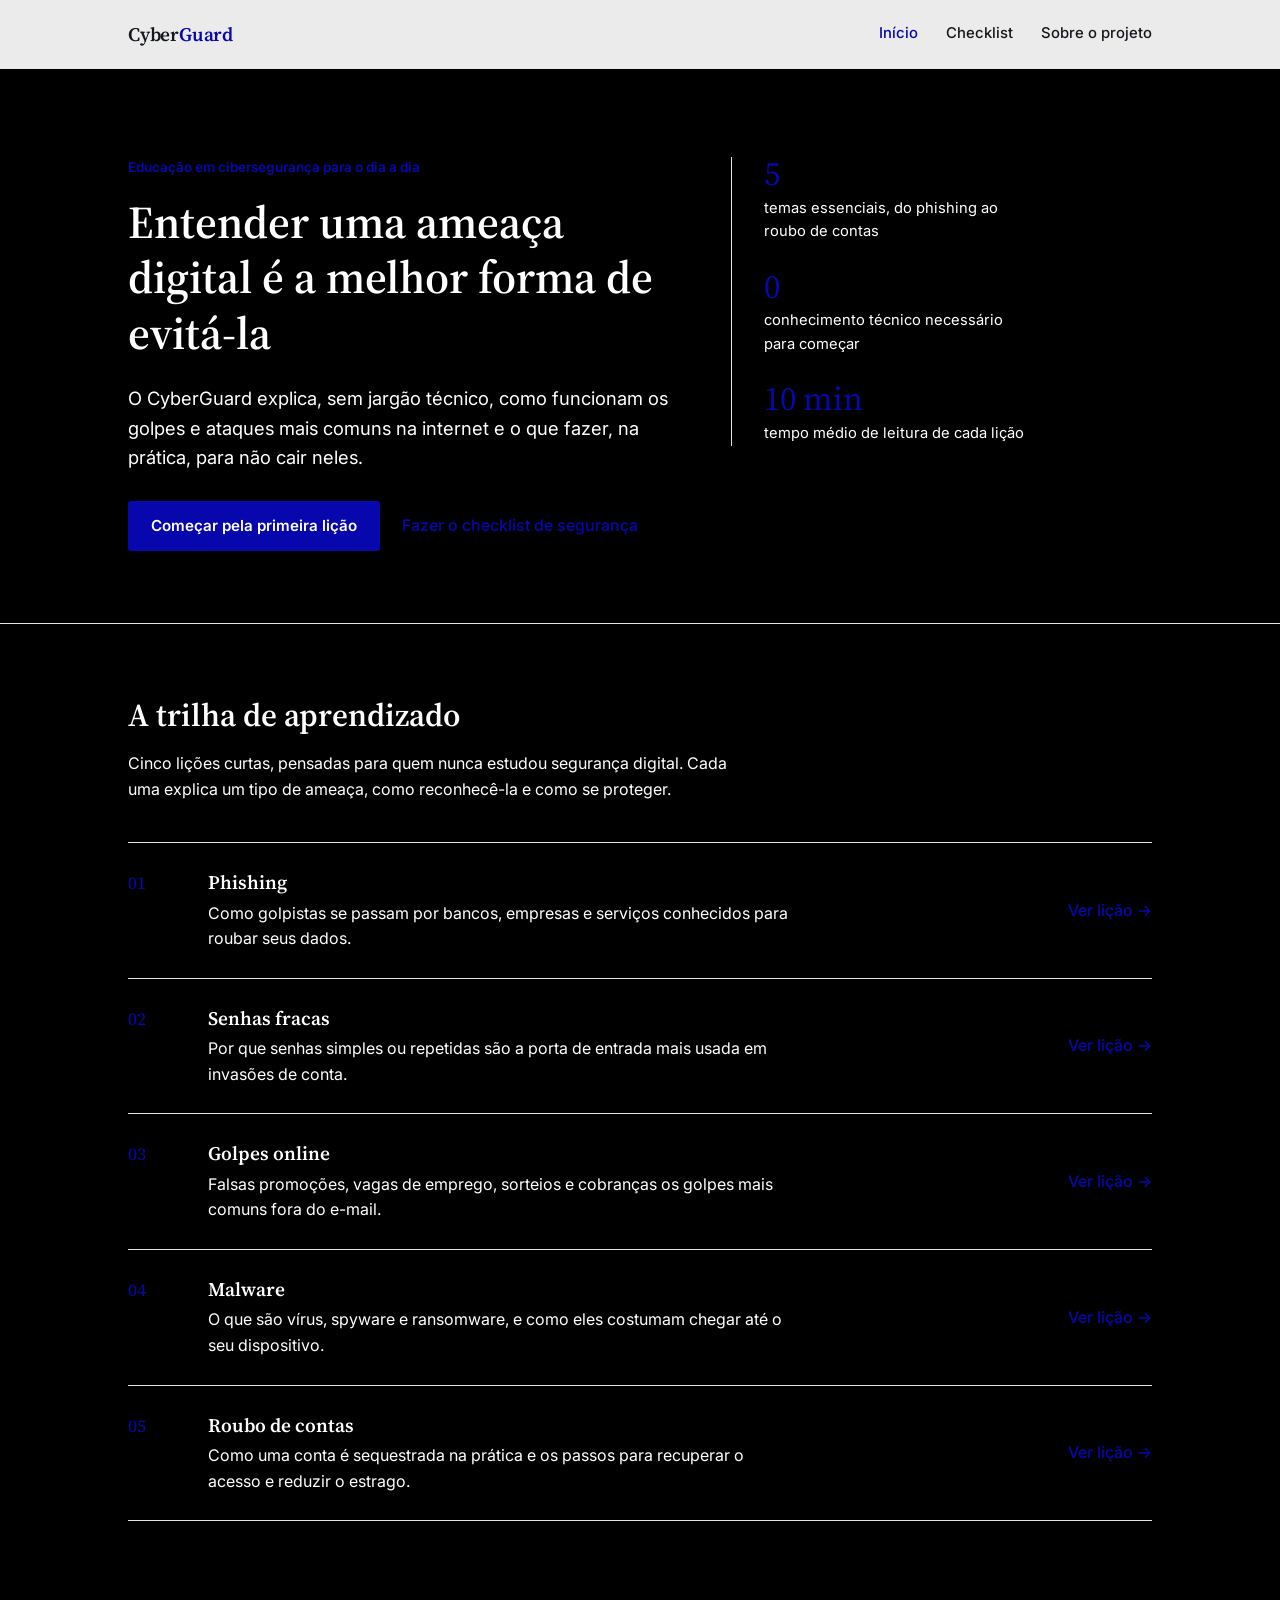
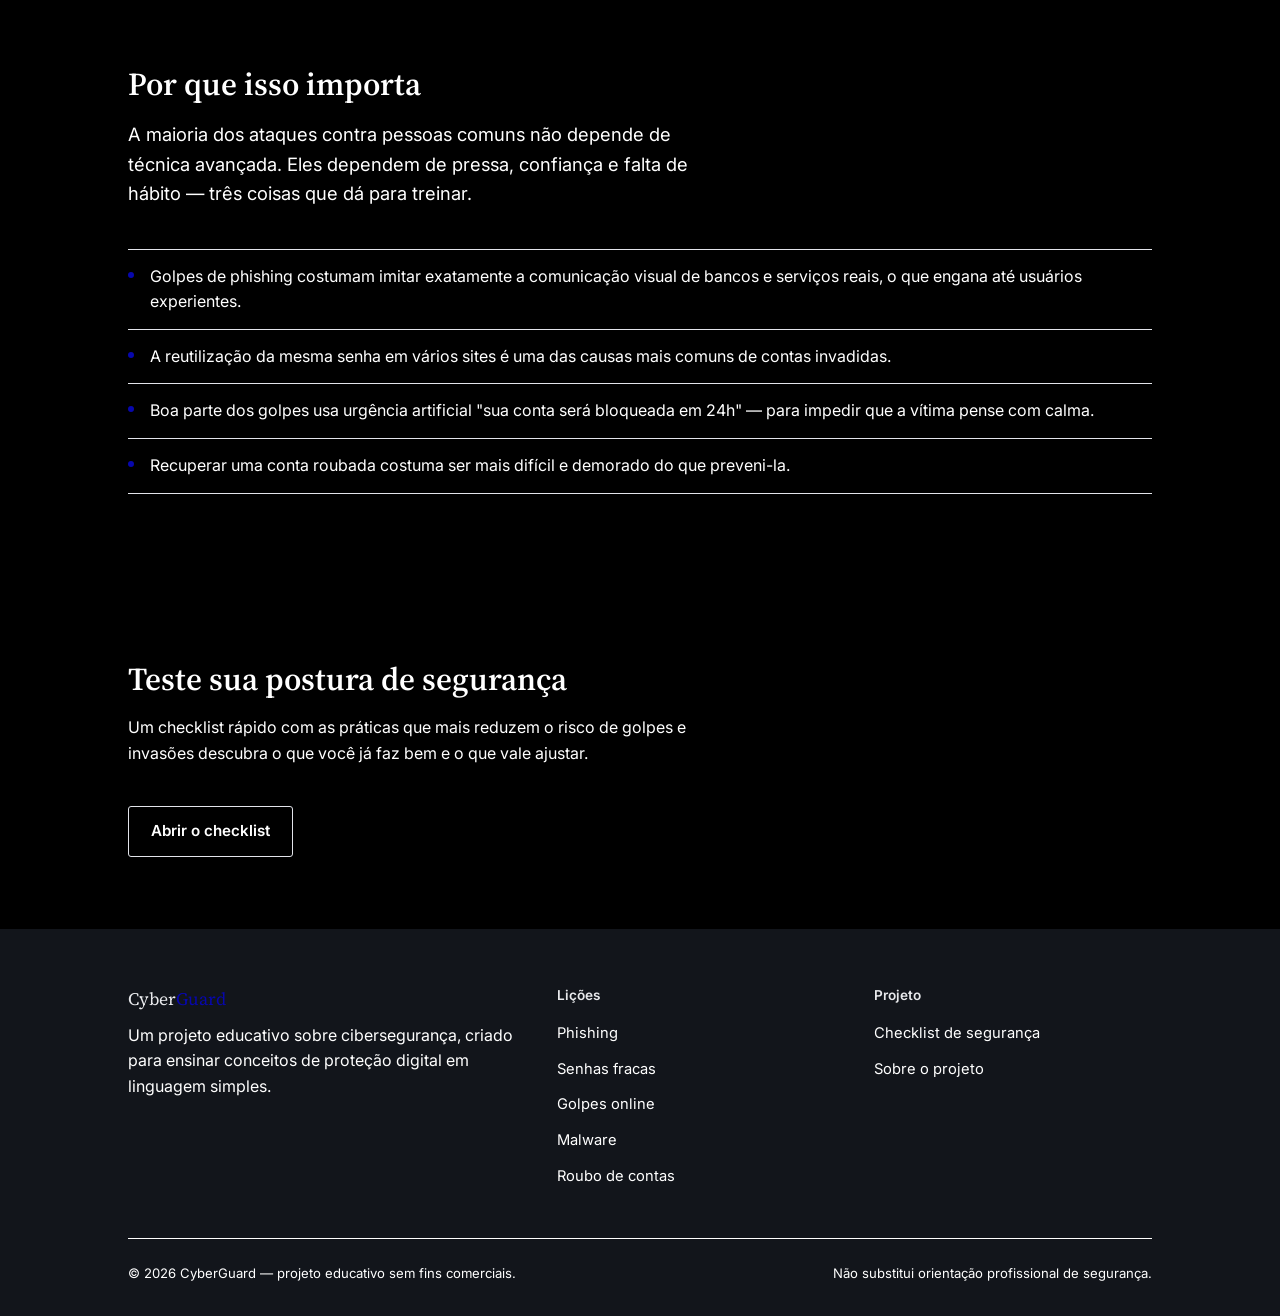
<file: index.html>
<!DOCTYPE html>
<html lang="pt-BR">
<head>
<meta charset="UTF-8">
<meta name="viewport" content="width=device-width, initial-scale=1.0">
<title>CyberGuard Segurança digital em linguagem simples</title>
<meta name="description" content="CyberGuard ensina, em linguagem simples, como se proteger de phishing, senhas fracas, golpes online, malware e roubo de contas.">
<link rel="stylesheet" href="styles.css">

<style>
.velocimetro{
  position: relative;
  width: 280px;
  height: 155px;
  margin: 30px auto 15px;
  overflow: hidden;
}

.velocimetro-arco{
  position: absolute;
  width: 250px;
  height: 250px;
  left: 15px;
  top: 0;
  border-radius: 50%;
  background: conic-gradient(
    from 270deg,
    #3423cd 0deg,
    #192ea7 var(--progresso),
    #e5e5e5 var(--progresso),
    #e5e5e5 180deg,
    transparent 180deg
  );
}

.velocimetro-arco::after{
  content: '';
  position: absolute;
  width: 210px;
  height: 210px;
  left: 20px;
  top: 20px;
  background: var(--bg);
  border-radius: 50%;
}

.velocimetro-porcentagem{
  position: absolute;
  z-index: 2;
  bottom: 8px;
  left: 0;
  right: 0;
  text-align: center;
  font-size: 32px;
  font-weight: 700;
}

.protecao-mensagem{
  text-align: center;
}
</style>

</head>
<body>

<header class="site-header">
  <div class="container">
    <a href="index.html" class="wordmark">Cyber<span>Guard</span></a> 
    <nav class="main-nav">
      <a href="index.html" class="current">Início</a>
      <a href="checklist.html">Checklist</a>
      <a href="sobre.html">Sobre o projeto</a>
    </nav>
  </div>
</header>

<main>

  <section class="hero">
    <div class="container hero-grid">
      <div>
        <p class="eyebrow-line">Educação em cibersegurança para o dia a dia</p>
        <h1>Entender uma ameaça digital é a melhor forma de evitá-la</h1>
        <p class="lede">O CyberGuard explica, sem jargão técnico, como funcionam os golpes e ataques mais comuns na internet e o que fazer, na prática, para não cair neles.</p>
        <div class="hero-actions">
          <a href="phishing.html" class="btn btn-primary">Começar pela primeira lição</a>
          <a href="checklist.html" class="link-arrowless">Fazer o checklist de segurança</a>
        </div>
      </div>
      <div class="hero-facts">
        <div>
          <div class="fact-num">5</div>
          <div class="fact-label">temas essenciais, do phishing ao roubo de contas</div>
        </div>
        <div>
          <div class="fact-num">0</div>
          <div class="fact-label">conhecimento técnico necessário para começar</div>
        </div>
        <div>
          <div class="fact-num">10 min</div>
          <div class="fact-label">tempo médio de leitura de cada lição</div>
        </div>
      </div>
    </div>
  </section>

  <section class="section">
    <div class="container">
      <div class="section-header">
        <h2>A trilha de aprendizado</h2>
        <p>Cinco lições curtas, pensadas para quem nunca estudou segurança digital. Cada uma explica um tipo de ameaça, como reconhecê-la e como se proteger.</p>
      </div>

      <div class="lesson-list">
        <div class="lesson-row">
          <div class="lesson-index">01</div>
          <div class="lesson-body">
            <h3>Phishing</h3>
            <p>Como golpistas se passam por bancos, empresas e serviços conhecidos para roubar seus dados.</p>
          </div>
          <a href="phishing.html" class="lesson-link">Ver lição →</a>
        </div>

        <div class="lesson-row">
          <div class="lesson-index">02</div>
          <div class="lesson-body">
            <h3>Senhas fracas</h3>
            <p>Por que senhas simples ou repetidas são a porta de entrada mais usada em invasões de conta.</p>
          </div>
          <a href="senhas.html" class="lesson-link">Ver lição →</a>
        </div>

        <div class="lesson-row">
          <div class="lesson-index">03</div>
          <div class="lesson-body">
            <h3>Golpes online</h3>
            <p>Falsas promoções, vagas de emprego, sorteios e cobranças os golpes mais comuns fora do e-mail.</p>
          </div>
          <a href="golpes.html" class="lesson-link">Ver lição →</a>
        </div>

        <div class="lesson-row">
          <div class="lesson-index">04</div>
          <div class="lesson-body">
            <h3>Malware</h3>
            <p>O que são vírus, spyware e ransomware, e como eles costumam chegar até o seu dispositivo.</p>
          </div>
          <a href="malware.html" class="lesson-link">Ver lição →</a>
        </div>

        <div class="lesson-row">
          <div class="lesson-index">05</div>
          <div class="lesson-body">
            <h3>Roubo de contas</h3>
            <p>Como uma conta é sequestrada na prática e os passos para recuperar o acesso e reduzir o estrago.</p>
          </div>
          <a href="contas.html" class="lesson-link">Ver lição →</a>
        </div>
      </div>
    </div>
  </section>

  <section class="section section-soft">
    <div class="container">
      <div class="section-header">
        <h2>Por que isso importa</h2>
        <p class="lede">A maioria dos ataques contra pessoas comuns não depende de técnica avançada. Eles dependem de pressa, confiança e falta de hábito — três coisas que dá para treinar.</p>
      </div>

      <ul class="plain-list">
        <li>Golpes de phishing costumam imitar exatamente a comunicação visual de bancos e serviços reais, o que engana até usuários experientes.</li>
        <li>A reutilização da mesma senha em vários sites é uma das causas mais comuns de contas invadidas.</li>
        <li>Boa parte dos golpes usa urgência artificial  "sua conta será bloqueada em 24h" — para impedir que a vítima pense com calma.</li>
        <li>Recuperar uma conta roubada costuma ser mais difícil e demorado do que preveni-la.</li>
      </ul>
    </div>
  </section>

  <section class="section">
    <div class="container">
      <div class="section-header">
        <h2>Teste sua postura de segurança</h2>
        <p>Um checklist rápido com as práticas que mais reduzem o risco de golpes e invasões  descubra o que você já faz bem e o que vale ajustar.</p>
      </div>
      <a href="checklist.html" class="btn btn-ghost">Abrir o checklist</a>
    </div>
  </section>

  <!-- VELOCÍMETRO - aparece depois que o checklist tiver respostas -->
  <section class="section protecao-section" id="resumo-protecao" style="display: none;">
    <div class="container">
      <div class="section-header">
        <h2>Seu nível de proteção</h2>
        <p>Resultado baseado nas práticas de segurança marcadas no checklist.</p>
      </div>

      <div class="velocimetro">
        <div class="velocimetro-arco"></div>
        <div class="velocimetro-porcentagem" id="protecao-porcentagem">0%</div>
      </div>

      <p class="protecao-mensagem" id="protecao-mensagem">
        Complete o checklist para ver seu resultado.
      </p>
    </div>
  </section>

</main>

<footer class="site-footer">
  <div class="container">
    <div class="footer-grid">
      <div>
        <div class="footer-wordmark">Cyber<span>Guard</span></div>
        <p>Um projeto educativo sobre cibersegurança, criado para ensinar conceitos de proteção digital em linguagem simples.</p>
      </div>
      <div>
        <h4>Lições</h4>
        <ul>
          <li><a href="phishing.html">Phishing</a></li>
          <li><a href="senhas.html">Senhas fracas</a></li>
          <li><a href="golpes.html">Golpes online</a></li>
          <li><a href="malware.html">Malware</a></li>
          <li><a href="contas.html">Roubo de contas</a></li>
        </ul>
      </div>
      <div>
        <h4>Projeto</h4>
        <ul>
          <li><a href="checklist.html">Checklist de segurança</a></li>
          <li><a href="sobre.html">Sobre o projeto</a></li>
        </ul>
      </div>
    </div>
    <div class="footer-bottom">
      <span>© 2026 CyberGuard — projeto educativo sem fins comerciais.</span>
      <span>Não substitui orientação profissional de segurança.</span>
    </div>
  </div>
</footer>

<script src="script.js"></script>

<script>
document.addEventListener('DOMContentLoaded', function () {
  var resumo = document.getElementById('resumo-protecao');
  var porcentagem = document.getElementById('protecao-porcentagem');
  var arco = document.querySelector('.velocimetro-arco');
  var mensagem = document.getElementById('protecao-mensagem');

  if (!resumo || !porcentagem || !arco) return;

  try {
    var salvo = localStorage.getItem('cyberguard-checklist');

    if (!salvo) return;

    var respostas = JSON.parse(salvo);

    var marcados = Object.keys(respostas).filter(function (id) {
      return respostas[id] === true;
    }).length;

    var total = 10;
    var porcentagemFinal = Math.round((marcados / total) * 100);

    resumo.style.display = 'block';

    porcentagem.textContent = porcentagemFinal + '%';

    var graus = porcentagemFinal * 1.8;

    arco.style.setProperty('--progresso', graus + 'deg');

    if (porcentagemFinal >= 90) {
      mensagem.textContent = 'Excelente! Sua postura de segurança está muito boa.';
    } else if (porcentagemFinal >= 70) {
      mensagem.textContent = 'Muito bem! Você já está bem protegido, mas ainda pode melhorar.';
    } else if (porcentagemFinal >= 40) {
      mensagem.textContent = 'Você está no caminho certo. Ainda existem alguns pontos para melhorar.';
    } else {
      mensagem.textContent = 'Ainda há vários pontos de segurança que precisam de atenção.';
    }

  } catch (e) {
    /* Ignora caso o localStorage não esteja disponível */
  }
});
</script>

</body>
</html>
</file>
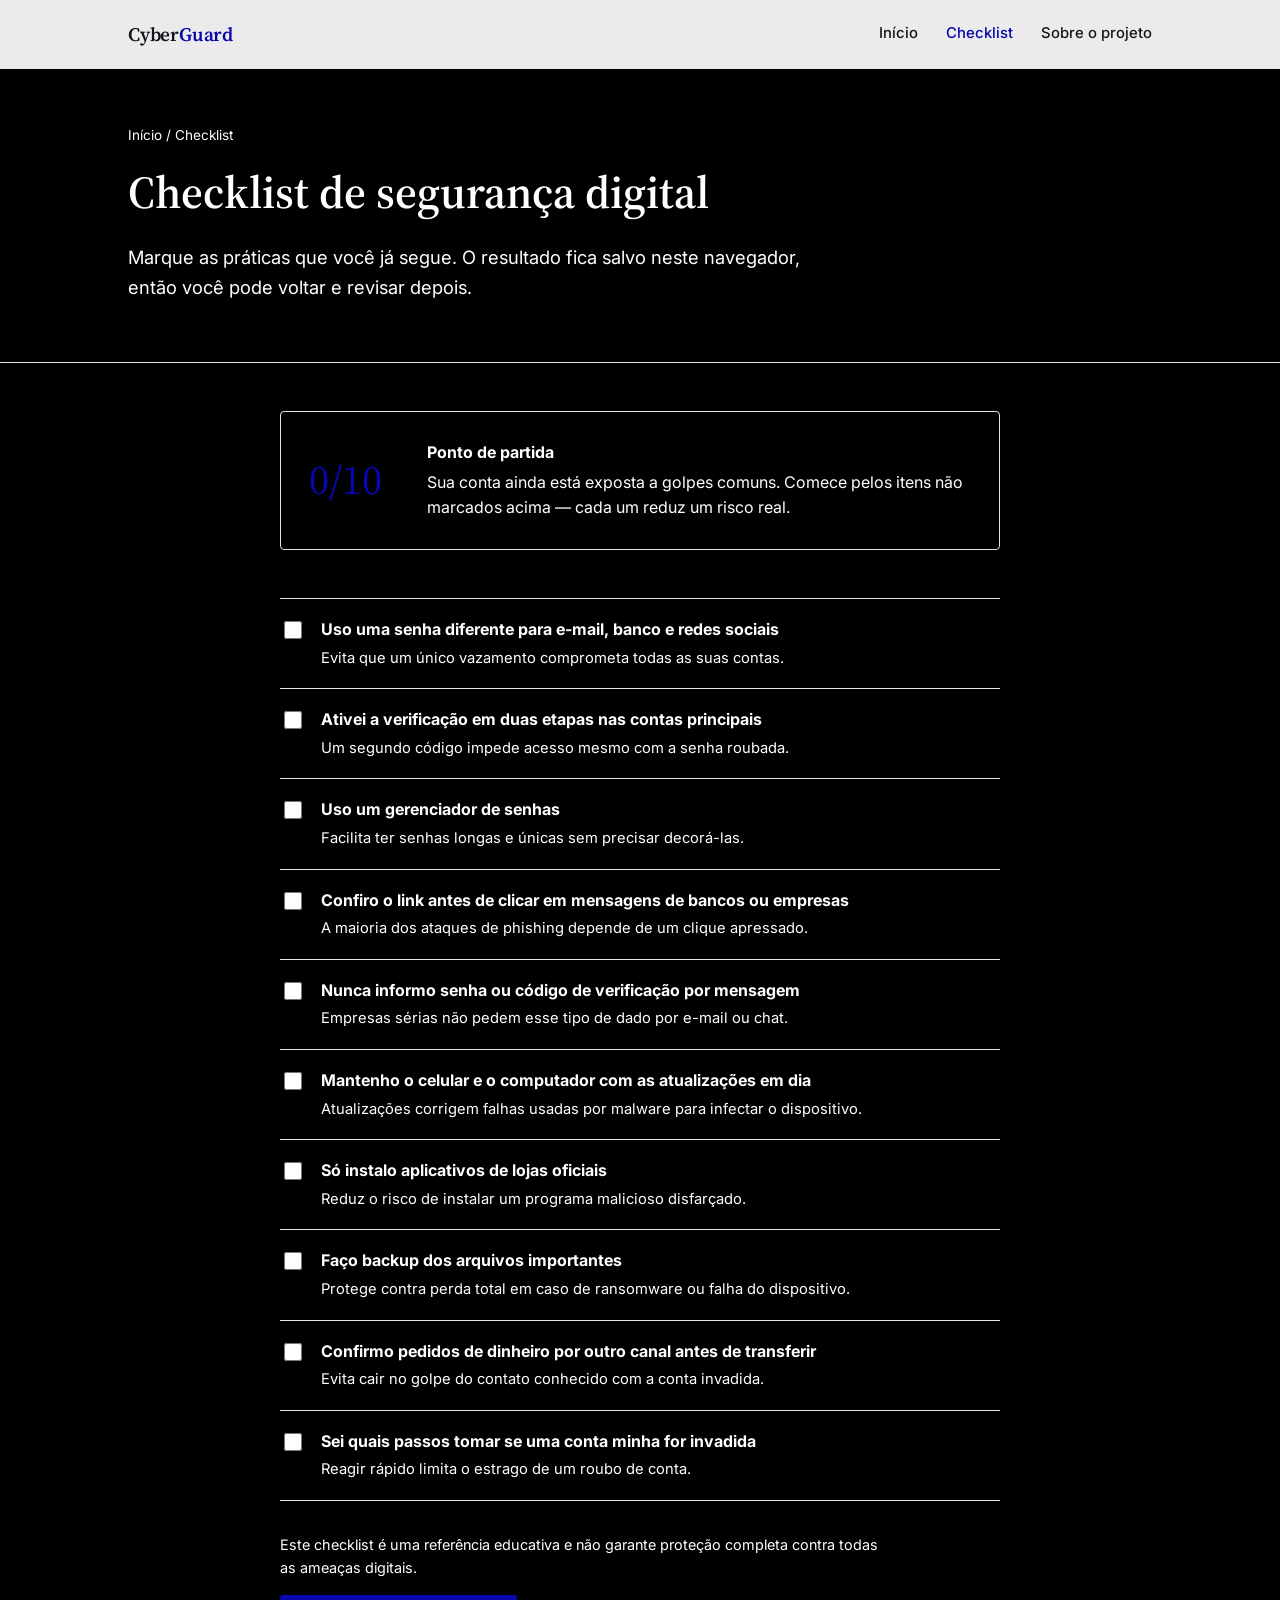
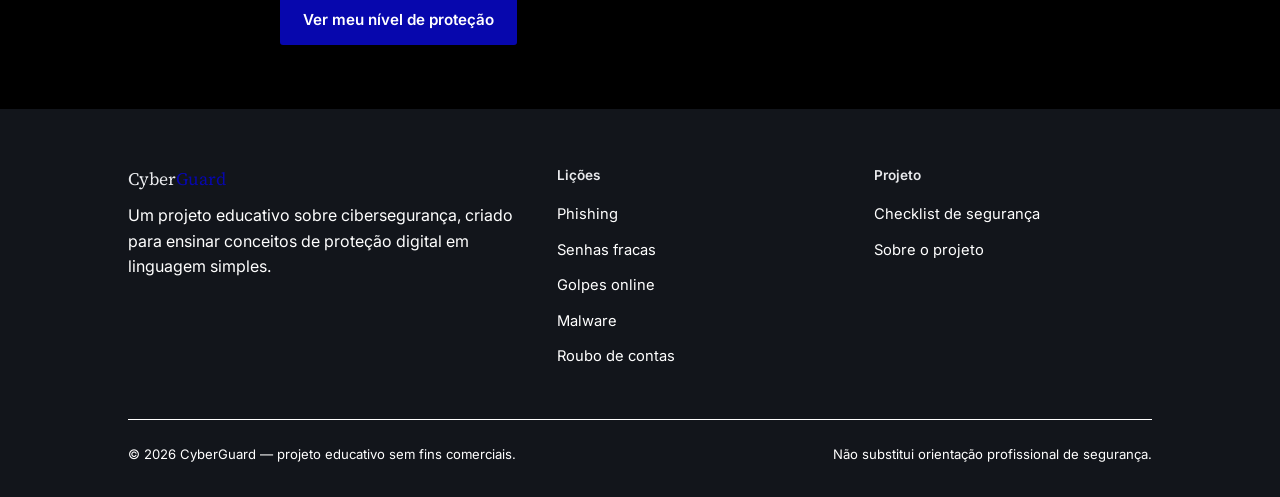
<file: checklist.html>
<!DOCTYPE html>
<html lang="pt-BR">
<head>
<meta charset="UTF-8">
<meta name="viewport" content="width=device-width, initial-scale=1.0">
<title>Checklist de segurança digital  CyberGuard</title>
<meta name="description" content="Um checklist rápido com as práticas de segurança digital que mais reduzem o risco de golpes e invasões de conta.">
<link rel="stylesheet" href="styles.css">
</head>
<body>

<header class="site-header">
  <div class="container">
    <a href="index.html" class="wordmark">Cyber<span>Guard</span></a>
  
    <nav class="main-nav">
      <a href="index.html">Início</a>
      <a href="checklist.html" class="current">Checklist</a>
      <a href="sobre.html">Sobre o projeto</a>
    </nav>
  </div>
</header>

<main>

  <div class="article-head">
    <div class="container">
      <p class="breadcrumb"><a href="index.html">Início</a> / Checklist</p>
      <h1>Checklist de segurança digital</h1>
      <p class="lede">Marque as práticas que você já segue. O resultado fica salvo neste navegador, então você pode voltar e revisar depois.</p>
    </div>
  </div>

  <div class="container" style="padding: 48px 0 64px; max-width: 720px;">

    <div class="score-panel">
      <div class="score-number" data-score-number>0/10</div>
      <div class="score-text">
        <strong data-score-title>Ponto de partida</strong>
        <p data-score-text>Marque os itens abaixo para ver sua avaliação.</p>
      </div>
    </div>

    <div class="checklist" data-checklist>

      <div class="check-item">
        <input type="checkbox" id="c1">
        <label for="c1">
          <strong>Uso uma senha diferente para e-mail, banco e redes sociais</strong>
          <span>Evita que um único vazamento comprometa todas as suas contas.</span>
        </label>
      </div>

      <div class="check-item">
        <input type="checkbox" id="c2">
        <label for="c2">
          <strong>Ativei a verificação em duas etapas nas contas principais</strong>
          <span>Um segundo código impede acesso mesmo com a senha roubada.</span>
        </label>
      </div>

      <div class="check-item">
        <input type="checkbox" id="c3">
        <label for="c3">
          <strong>Uso um gerenciador de senhas</strong>
          <span>Facilita ter senhas longas e únicas sem precisar decorá-las.</span>
        </label>
      </div>

      <div class="check-item">
        <input type="checkbox" id="c4">
        <label for="c4">
          <strong>Confiro o link antes de clicar em mensagens de bancos ou empresas</strong>
          <span>A maioria dos ataques de phishing depende de um clique apressado.</span>
        </label>
      </div>

      <div class="check-item">
        <input type="checkbox" id="c5">
        <label for="c5">
          <strong>Nunca informo senha ou código de verificação por mensagem</strong>
          <span>Empresas sérias não pedem esse tipo de dado por e-mail ou chat.</span>
        </label>
      </div>

      <div class="check-item">
        <input type="checkbox" id="c6">
        <label for="c6">
          <strong>Mantenho o celular e o computador com as atualizações em dia</strong>
          <span>Atualizações corrigem falhas usadas por malware para infectar o dispositivo.</span>
        </label>
      </div>

      <div class="check-item">
        <input type="checkbox" id="c7">
        <label for="c7">
          <strong>Só instalo aplicativos de lojas oficiais</strong>
          <span>Reduz o risco de instalar um programa malicioso disfarçado.</span>
        </label>
      </div>

      <div class="check-item">
        <input type="checkbox" id="c8">
        <label for="c8">
          <strong>Faço backup dos arquivos importantes</strong>
          <span>Protege contra perda total em caso de ransomware ou falha do dispositivo.</span>
        </label>
      </div>

      <div class="check-item">
        <input type="checkbox" id="c9">
        <label for="c9">
          <strong>Confirmo pedidos de dinheiro por outro canal antes de transferir</strong>
          <span>Evita cair no golpe do contato conhecido com a conta invadida.</span>
        </label>
      </div>

      <div class="check-item">
        <input type="checkbox" id="c10">
        <label for="c10">
          <strong>Sei quais passos tomar se uma conta minha for invadida</strong>
          <span>Reagir rápido limita o estrago de um roubo de conta.</span>
        </label>
      </div>

    </div>

    <p style="color: var(--text-muted); font-size: .9rem;">
      Este checklist é uma referência educativa e não garante proteção completa contra todas as ameaças digitais.
    </p>

    <!-- BOTÃO PARA VER O VELOCÍMETRO -->
 <a href="./Resultado.html" class="btn btn-primary">
  Ver meu nível de proteção
</a>

  </div>

</main>

<footer class="site-footer">
  <div class="container">
    <div class="footer-grid">
      <div>
        <div class="footer-wordmark">Cyber<span>Guard</span></div>
        <p>Um projeto educativo sobre cibersegurança, criado para ensinar conceitos de proteção digital em linguagem simples.</p>
      </div>
      <div>
        <h4>Lições</h4>
        <ul>
          <li><a href="phishing.html">Phishing</a></li>
          <li><a href="senhas.html">Senhas fracas</a></li>
          <li><a href="golpes.html">Golpes online</a></li>
          <li><a href="malware.html">Malware</a></li>
          <li><a href="contas.html">Roubo de contas</a></li>
        </ul>
      </div>
      <div>
        <h4>Projeto</h4>
        <ul>
          <li><a href="checklist.html">Checklist de segurança</a></li>
          <li><a href="sobre.html">Sobre o projeto</a></li>
        </ul>
      </div>
    </div>

    <div class="footer-bottom">
      <span>© 2026 CyberGuard — projeto educativo sem fins comerciais.</span>
      <span>Não substitui orientação profissional de segurança.</span>
    </div>
  </div>
</footer>

<script src="script.js"></script>

</body>
</html>
</file>
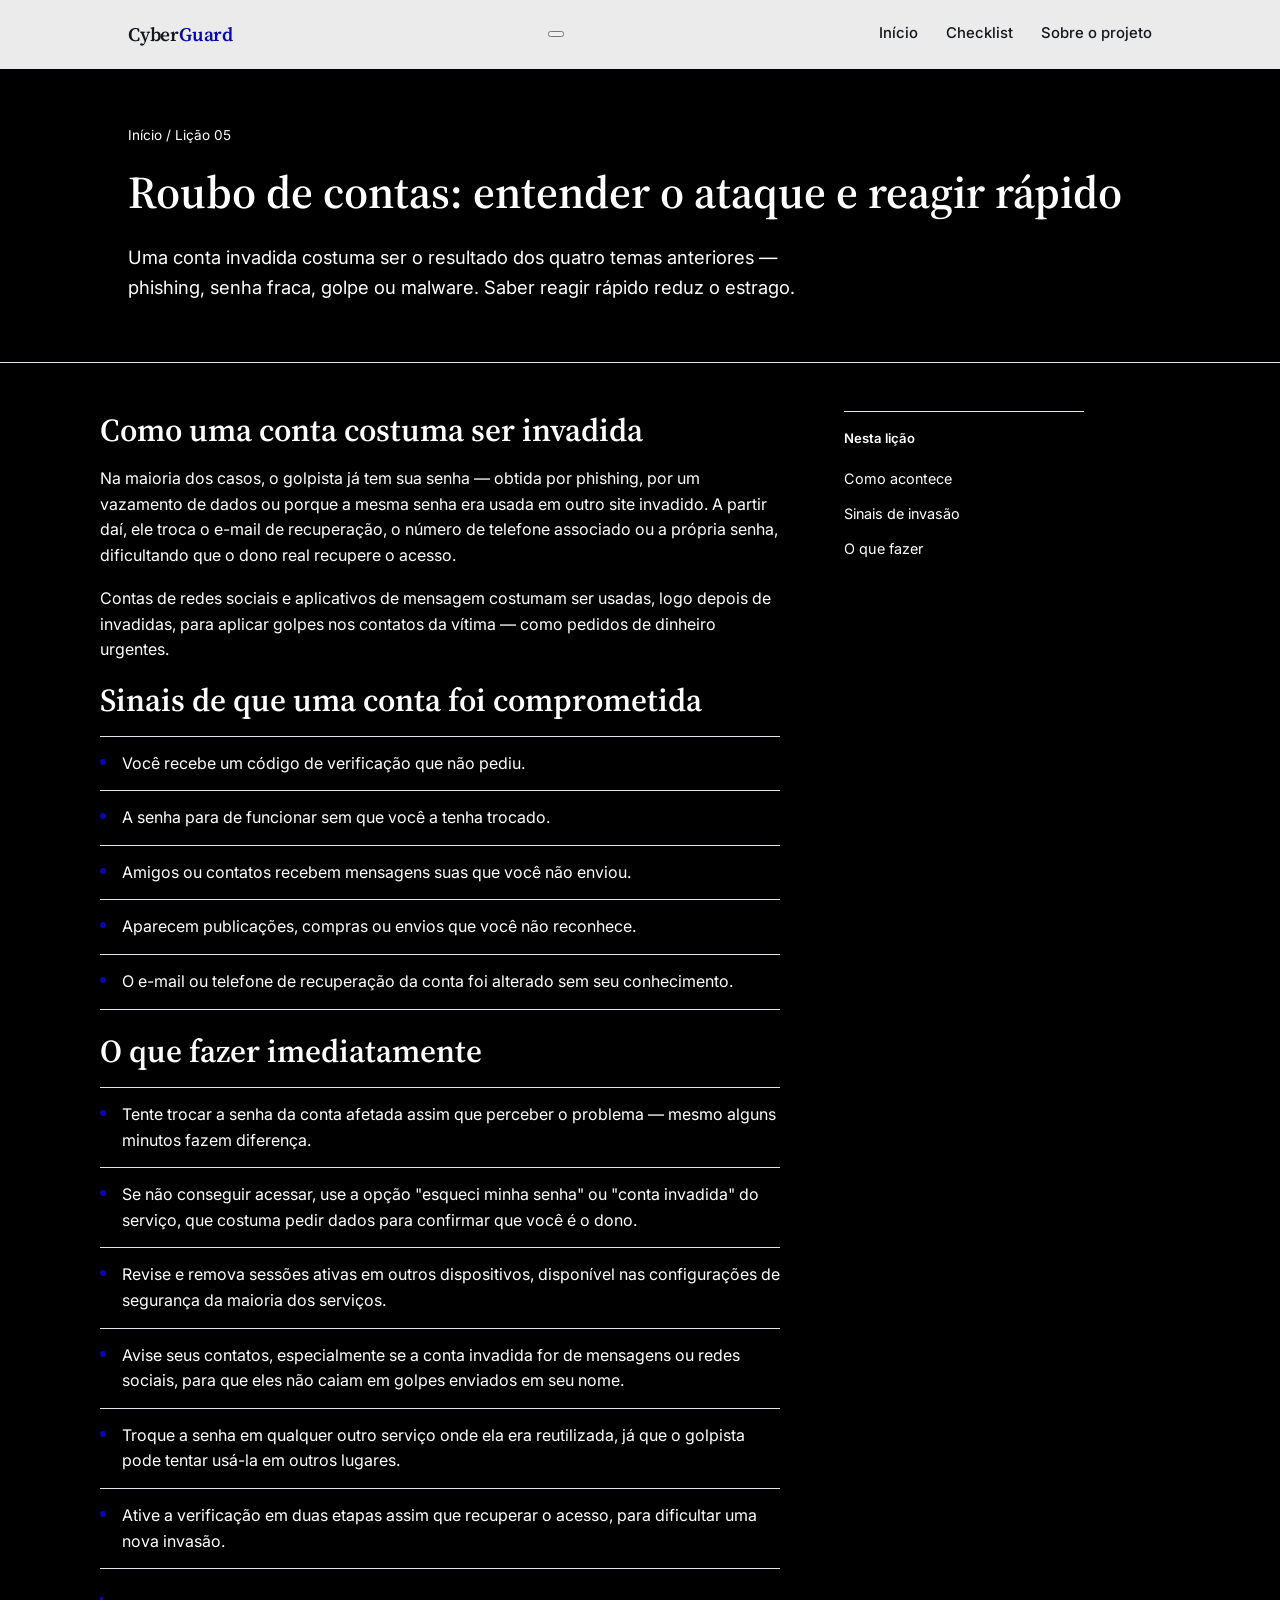
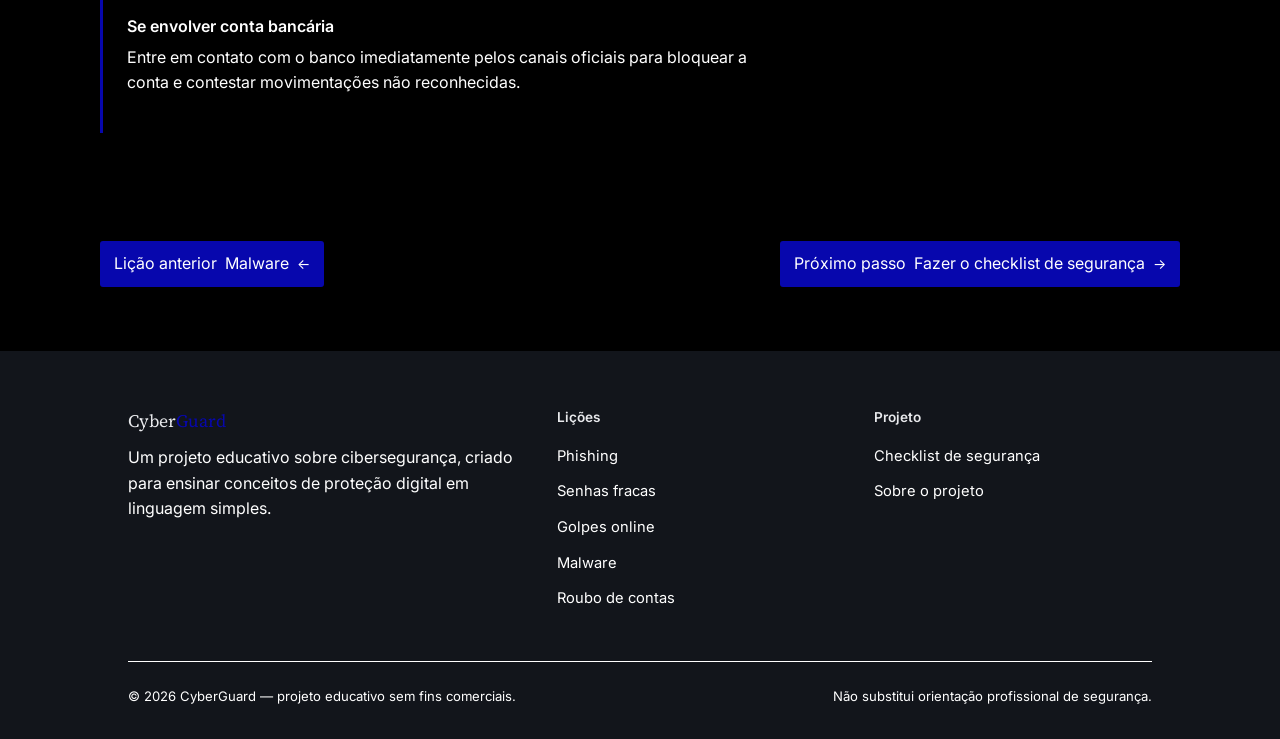
<file: contas.html>
<!DOCTYPE html>
<html lang="pt-BR">
<head>
<meta charset="UTF-8">
<meta name="viewport" content="width=device-width, initial-scale=1.0">
<title>Roubo de contas: o que fazer — CyberGuard</title>
<meta name="description" content="Entenda como uma conta é invadida na prática e os passos para recuperar o acesso e reduzir o estrago depois de um roubo de conta.">
<link rel="stylesheet" href="styles.css">
</head>
<body>

<header class="site-header">
  <div class="container">
    <a href="index.html" class="wordmark">Cyber<span>Guard</span></a>
    <button class="nav-toggle" aria-label="Abrir menu" aria-expanded="false"><span></span></button>
    <nav class="main-nav">
      <a href="index.html">Início</a>
      <a href="checklist.html">Checklist</a>
      <a href="sobre.html">Sobre o projeto</a>
    </nav>
  </div>
</header>

<main>

  <div class="article-head">
    <div class="container">
      <p class="breadcrumb"><a href="index.html">Início</a> / Lição 05</p>
      <h1>Roubo de contas: entender o ataque e reagir rápido</h1>
      <p class="lede">Uma conta invadida costuma ser o resultado dos quatro temas anteriores — phishing, senha fraca, golpe ou malware. Saber reagir rápido reduz o estrago.</p>
    </div>
  </div>

  <div class="container article-body">
    <article>

      <h2 id="como-acontece">Como uma conta costuma ser invadida</h2>
      <p>Na maioria dos casos, o golpista já tem sua senha — obtida por phishing, por um vazamento de dados ou porque a mesma senha era usada em outro site invadido. A partir daí, ele troca o e-mail de recuperação, o número de telefone associado ou a própria senha, dificultando que o dono real recupere o acesso.</p>
      <p>Contas de redes sociais e aplicativos de mensagem costumam ser usadas, logo depois de invadidas, para aplicar golpes nos contatos da vítima — como pedidos de dinheiro urgentes.</p>

      <h2 id="sinais">Sinais de que uma conta foi comprometida</h2>
      <ul class="plain-list">
        <li>Você recebe um código de verificação que não pediu.</li>
        <li>A senha para de funcionar sem que você a tenha trocado.</li>
        <li>Amigos ou contatos recebem mensagens suas que você não enviou.</li>
        <li>Aparecem publicações, compras ou envios que você não reconhece.</li>
        <li>O e-mail ou telefone de recuperação da conta foi alterado sem seu conhecimento.</li>
      </ul>

      <h2 id="recuperacao">O que fazer imediatamente</h2>
      <ol class="step-list">
        <li>Tente trocar a senha da conta afetada assim que perceber o problema — mesmo alguns minutos fazem diferença.</li>
        <li>Se não conseguir acessar, use a opção "esqueci minha senha" ou "conta invadida" do serviço, que costuma pedir dados para confirmar que você é o dono.</li>
        <li>Revise e remova sessões ativas em outros dispositivos, disponível nas configurações de segurança da maioria dos serviços.</li>
        <li>Avise seus contatos, especialmente se a conta invadida for de mensagens ou redes sociais, para que eles não caiam em golpes enviados em seu nome.</li>
        <li>Troque a senha em qualquer outro serviço onde ela era reutilizada, já que o golpista pode tentar usá-la em outros lugares.</li>
        <li>Ative a verificação em duas etapas assim que recuperar o acesso, para dificultar uma nova invasão.</li>
      </ol>

      <div class="callout">
        <h3>Se envolver conta bancária</h3>
        <p>Entre em contato com o banco imediatamente pelos canais oficiais para bloquear a conta e contestar movimentações não reconhecidas.</p>
      </div>

    </article>

    <aside class="toc">
      <p class="toc-title">Nesta lição</p>
      <a href="#como-acontece">Como acontece</a>
      <a href="#sinais">Sinais de invasão</a>
      <a href="#recuperacao">O que fazer</a>
    </aside>
  </div>

  <div class="container article-nav">
    <a href="malware.html"><span class="dir">Lição anterior</span>Malware</a>
    <a href="checklist.html" class="next"><span class="dir">Próximo passo</span>Fazer o checklist de segurança</a>
  </div>

</main>

<footer class="site-footer">
  <div class="container">
    <div class="footer-grid">
      <div>
        <div class="footer-wordmark">Cyber<span>Guard</span></div>
        <p>Um projeto educativo sobre cibersegurança, criado para ensinar conceitos de proteção digital em linguagem simples.</p>
      </div>
      <div>
        <h4>Lições</h4>
        <ul>
          <li><a href="phishing.html">Phishing</a></li>
          <li><a href="senhas.html">Senhas fracas</a></li>
          <li><a href="golpes.html">Golpes online</a></li>
          <li><a href="malware.html">Malware</a></li>
          <li><a href="contas.html">Roubo de contas</a></li>
        </ul>
      </div>
      <div>
        <h4>Projeto</h4>
        <ul>
          <li><a href="checklist.html">Checklist de segurança</a></li>
          <li><a href="sobre.html">Sobre o projeto</a></li>
        </ul>
      </div>
    </div>
    <div class="footer-bottom">
      <span>© 2026 CyberGuard — projeto educativo sem fins comerciais.</span>
      <span>Não substitui orientação profissional de segurança.</span>
    </div>
  </div>
</footer>

<script src="script.js"></script>
</body>
</html>
</file>
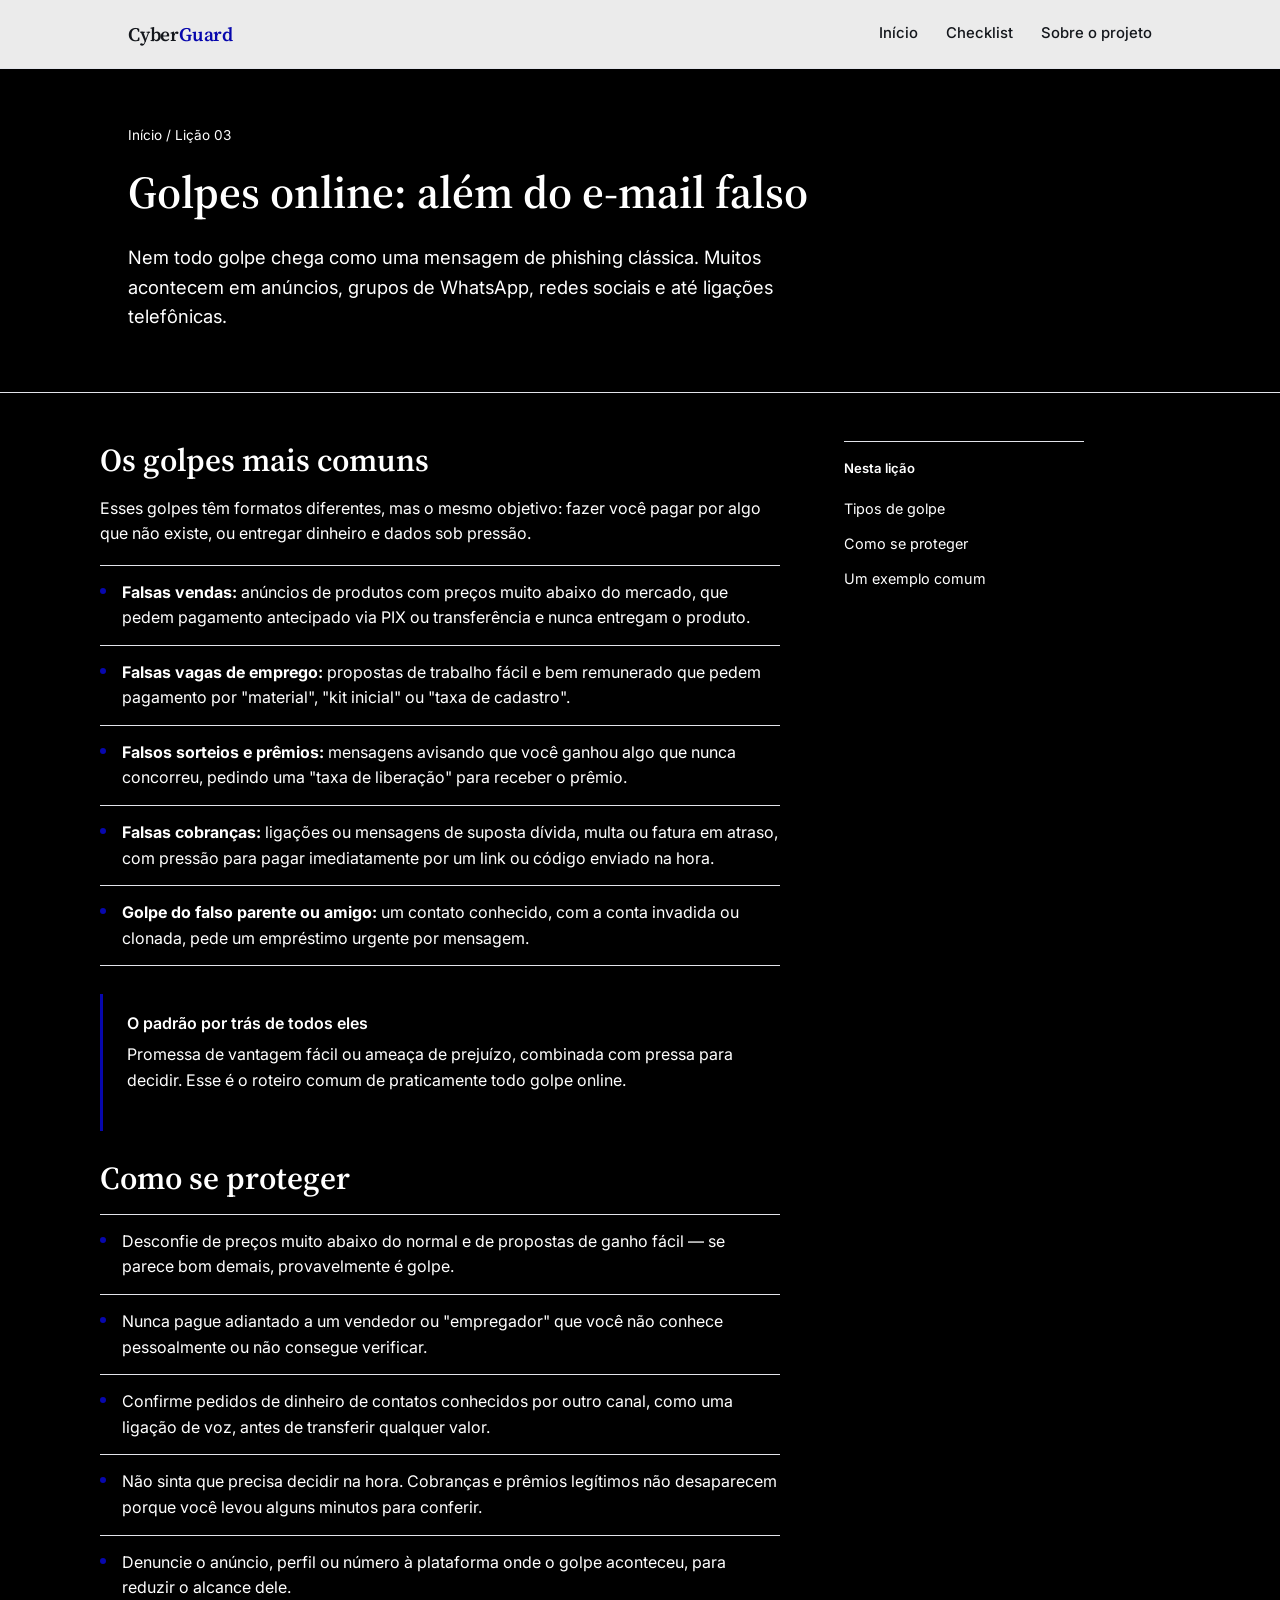
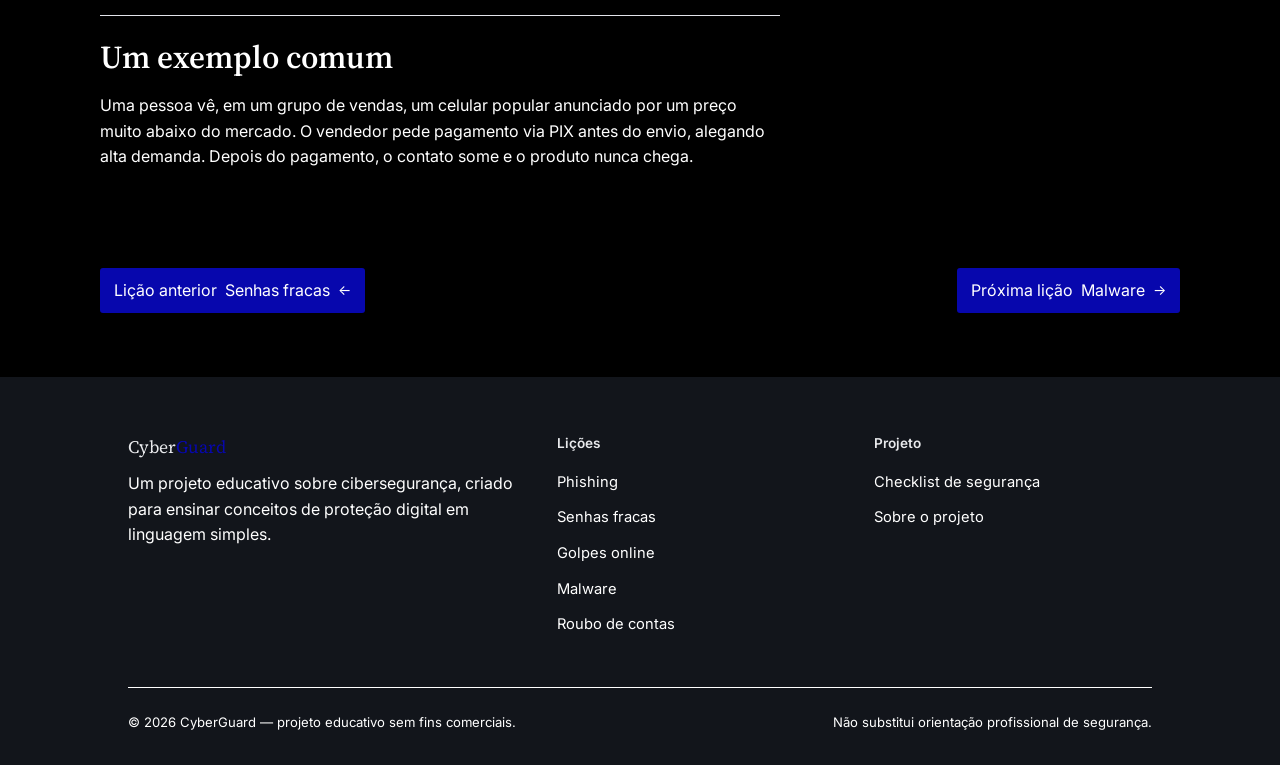
<file: golpes.html>
<!DOCTYPE html>
<html lang="pt-BR">
<head>
<meta charset="UTF-8">
<meta name="viewport" content="width=device-width, initial-scale=1.0">
<title>Golpes online mais comuns — CyberGuard</title>
<meta name="description" content="Conheça os golpes online mais comuns fora do e-mail — falsas vendas, vagas de emprego, sorteios e cobranças — e como identificá-los.">
<link rel="stylesheet" href="styles.css">
</head>
<body>

<header class="site-header">
  <div class="container">
    <a href="index.html" class="wordmark">Cyber<span>Guard</span></a>
    <nav class="main-nav">
      <a href="index.html">Início</a>
      <a href="checklist.html">Checklist</a>
      <a href="sobre.html">Sobre o projeto</a>
    </nav>
  </div>
</header>

<main>

  <div class="article-head">
    <div class="container">
      <p class="breadcrumb"><a href="index.html">Início</a> / Lição 03</p>
      <h1>Golpes online: além do e-mail falso</h1>
      <p class="lede">Nem todo golpe chega como uma mensagem de phishing clássica. Muitos acontecem em anúncios, grupos de WhatsApp, redes sociais e até ligações telefônicas.</p>
    </div>
  </div>

  <div class="container article-body">
    <article>

      <h2 id="tipos">Os golpes mais comuns</h2>
      <p>Esses golpes têm formatos diferentes, mas o mesmo objetivo: fazer você pagar por algo que não existe, ou entregar dinheiro e dados sob pressão.</p>

      <ul class="plain-list">
        <li><strong>Falsas vendas:</strong> anúncios de produtos com preços muito abaixo do mercado, que pedem pagamento antecipado via PIX ou transferência e nunca entregam o produto.</li>
        <li><strong>Falsas vagas de emprego:</strong> propostas de trabalho fácil e bem remunerado que pedem pagamento por "material", "kit inicial" ou "taxa de cadastro".</li>
        <li><strong>Falsos sorteios e prêmios:</strong> mensagens avisando que você ganhou algo que nunca concorreu, pedindo uma "taxa de liberação" para receber o prêmio.</li>
        <li><strong>Falsas cobranças:</strong> ligações ou mensagens de suposta dívida, multa ou fatura em atraso, com pressão para pagar imediatamente por um link ou código enviado na hora.</li>
        <li><strong>Golpe do falso parente ou amigo:</strong> um contato conhecido, com a conta invadida ou clonada, pede um empréstimo urgente por mensagem.</li>
      </ul>

      <div class="callout">
        <h3>O padrão por trás de todos eles</h3>
        <p>Promessa de vantagem fácil ou ameaça de prejuízo, combinada com pressa para decidir. Esse é o roteiro comum de praticamente todo golpe online.</p>
      </div>

      <h2 id="protecao">Como se proteger</h2>
      <ol class="step-list">
        <li>Desconfie de preços muito abaixo do normal e de propostas de ganho fácil — se parece bom demais, provavelmente é golpe.</li>
        <li>Nunca pague adiantado a um vendedor ou "empregador" que você não conhece pessoalmente ou não consegue verificar.</li>
        <li>Confirme pedidos de dinheiro de contatos conhecidos por outro canal, como uma ligação de voz, antes de transferir qualquer valor.</li>
        <li>Não sinta que precisa decidir na hora. Cobranças e prêmios legítimos não desaparecem porque você levou alguns minutos para conferir.</li>
        <li>Denuncie o anúncio, perfil ou número à plataforma onde o golpe aconteceu, para reduzir o alcance dele.</li>
      </ol>

      <h2 id="exemplo">Um exemplo comum</h2>
      <p>Uma pessoa vê, em um grupo de vendas, um celular popular anunciado por um preço muito abaixo do mercado. O vendedor pede pagamento via PIX antes do envio, alegando alta demanda. Depois do pagamento, o contato some e o produto nunca chega.</p>

    </article>

    <aside class="toc">
      <p class="toc-title">Nesta lição</p>
      <a href="#tipos">Tipos de golpe</a>
      <a href="#protecao">Como se proteger</a>
      <a href="#exemplo">Um exemplo comum</a>
    </aside>
  </div>

  <div class="container article-nav">
    <a href="senhas.html"><span class="dir">Lição anterior</span>Senhas fracas</a>
    <a href="malware.html" class="next"><span class="dir">Próxima lição</span>Malware</a>
  </div>

</main>

<footer class="site-footer">
  <div class="container">
    <div class="footer-grid">
      <div>
        <div class="footer-wordmark">Cyber<span>Guard</span></div>
        <p>Um projeto educativo sobre cibersegurança, criado para ensinar conceitos de proteção digital em linguagem simples.</p>
      </div>
      <div>
        <h4>Lições</h4>
        <ul>
          <li><a href="phishing.html">Phishing</a></li>
          <li><a href="senhas.html">Senhas fracas</a></li>
          <li><a href="golpes.html">Golpes online</a></li>
          <li><a href="malware.html">Malware</a></li>
          <li><a href="contas.html">Roubo de contas</a></li>
        </ul>
      </div>
      <div>
        <h4>Projeto</h4>
        <ul>
          <li><a href="checklist.html">Checklist de segurança</a></li>
          <li><a href="sobre.html">Sobre o projeto</a></li>
        </ul>
      </div>
    </div>
    <div class="footer-bottom">
      <span>© 2026 CyberGuard — projeto educativo sem fins comerciais.</span>
      <span>Não substitui orientação profissional de segurança.</span>
    </div>
  </div>
</footer>

<script src="script.js"></script>
</body>
</html>
</file>
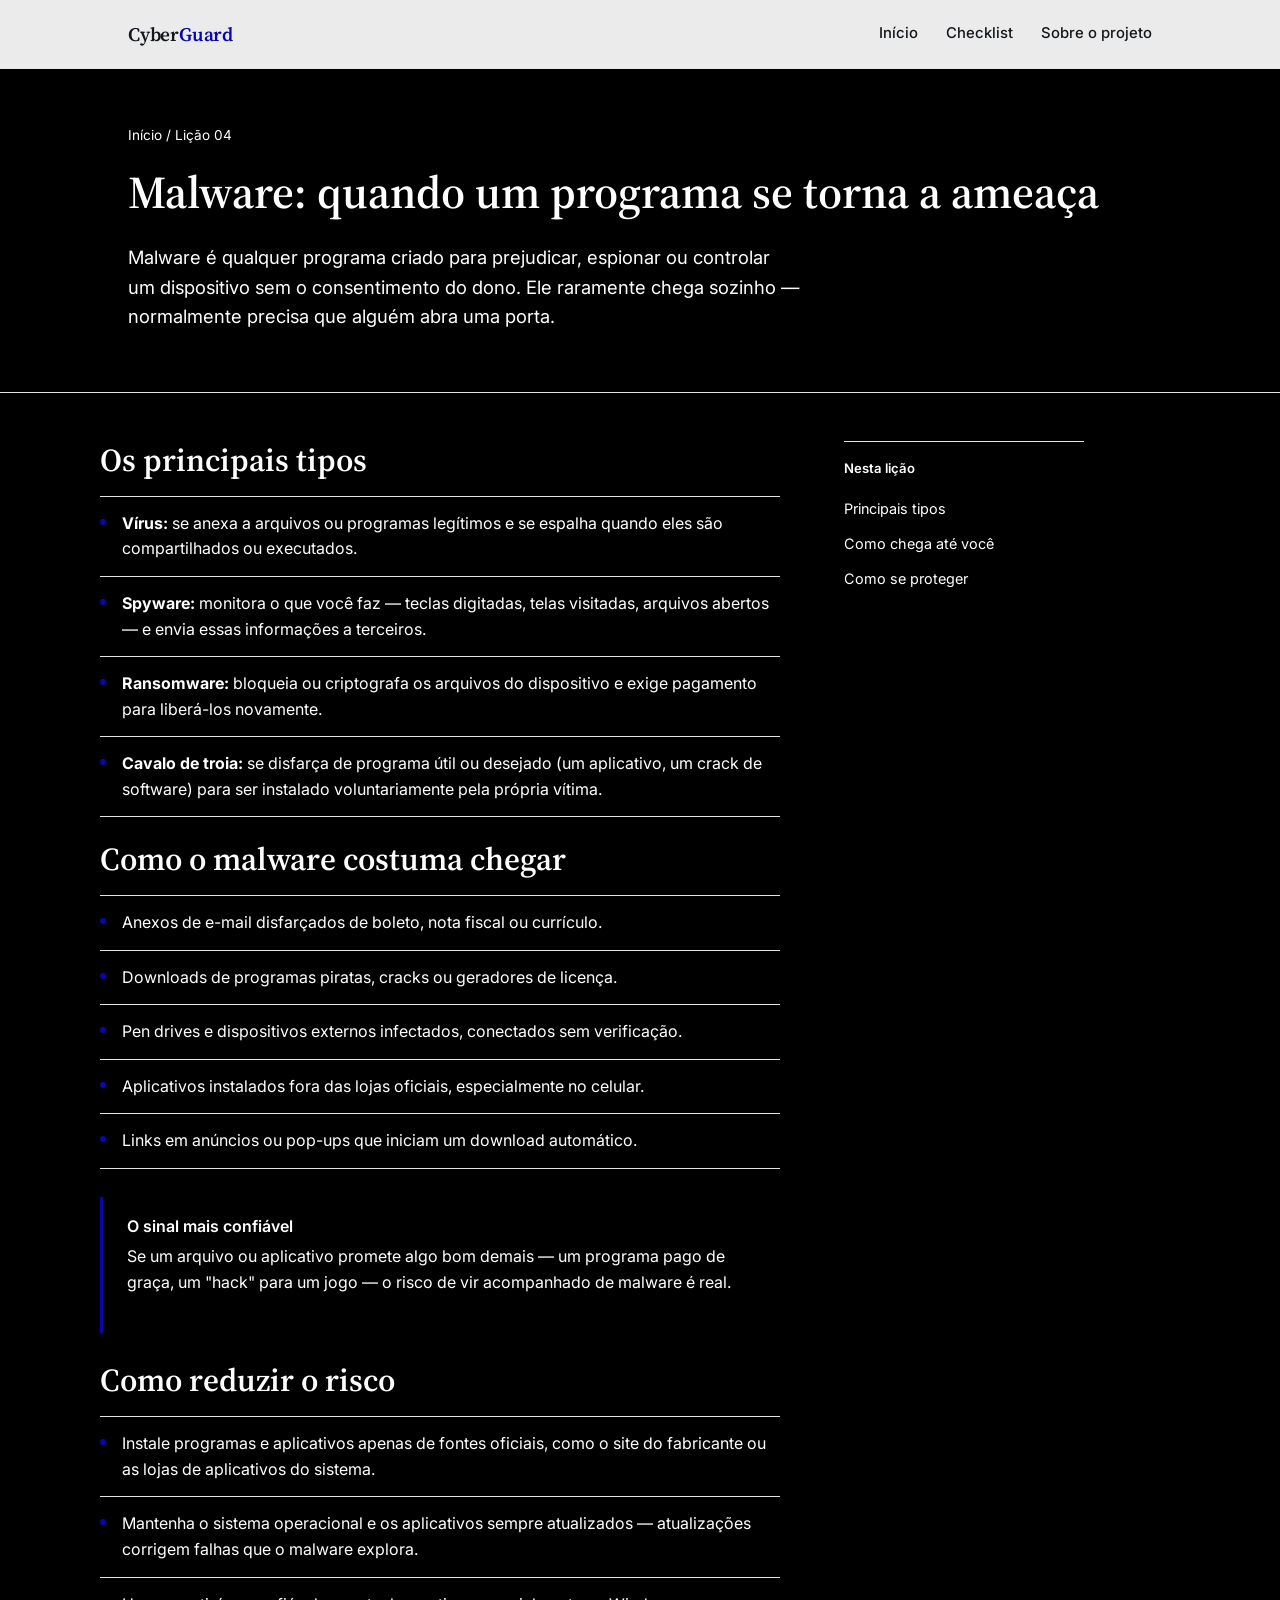
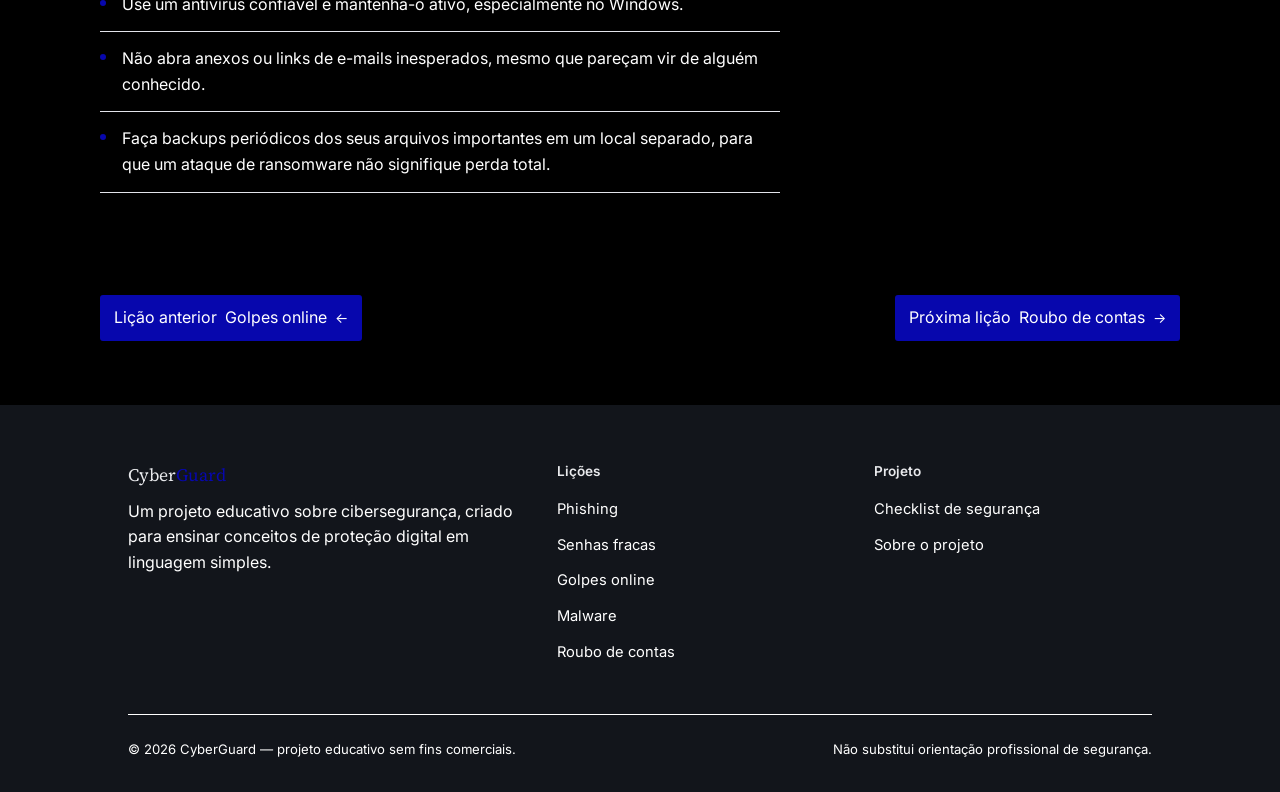
<file: malware.html>
<!DOCTYPE html>
<html lang="pt-BR">
<head>
<meta charset="UTF-8">
<meta name="viewport" content="width=device-width, initial-scale=1.0">
<title>Malware: vírus, spyware e ransomware — CyberGuard</title>
<meta name="description" content="Entenda o que são vírus, spyware e ransomware, como costumam infectar um dispositivo e como reduzir o risco de infecção.">
<link rel="stylesheet" href="styles.css">
</head>
<body>

<header class="site-header">
  <div class="container">
    <a href="index.html" class="wordmark">Cyber<span>Guard</span></a>
    <nav class="main-nav">
      <a href="index.html">Início</a>
      <a href="checklist.html">Checklist</a>
      <a href="sobre.html">Sobre o projeto</a>
    </nav>
  </div>
</header>

<main>

  <div class="article-head">
    <div class="container">
      <p class="breadcrumb"><a href="index.html">Início</a> / Lição 04</p>
      <h1>Malware: quando um programa se torna a ameaça</h1>
      <p class="lede">Malware é qualquer programa criado para prejudicar, espionar ou controlar um dispositivo sem o consentimento do dono. Ele raramente chega sozinho — normalmente precisa que alguém abra uma porta.</p>
    </div>
  </div>

  <div class="container article-body">
    <article>

      <h2 id="tipos">Os principais tipos</h2>
      <ul class="plain-list">
        <li><strong>Vírus:</strong> se anexa a arquivos ou programas legítimos e se espalha quando eles são compartilhados ou executados.</li>
        <li><strong>Spyware:</strong> monitora o que você faz — teclas digitadas, telas visitadas, arquivos abertos — e envia essas informações a terceiros.</li>
        <li><strong>Ransomware:</strong> bloqueia ou criptografa os arquivos do dispositivo e exige pagamento para liberá-los novamente.</li>
        <li><strong>Cavalo de troia:</strong> se disfarça de programa útil ou desejado (um aplicativo, um crack de software) para ser instalado voluntariamente pela própria vítima.</li>
      </ul>

      <h2 id="como-chega">Como o malware costuma chegar</h2>
      <ol class="step-list">
        <li>Anexos de e-mail disfarçados de boleto, nota fiscal ou currículo.</li>
        <li>Downloads de programas piratas, cracks ou geradores de licença.</li>
        <li>Pen drives e dispositivos externos infectados, conectados sem verificação.</li>
        <li>Aplicativos instalados fora das lojas oficiais, especialmente no celular.</li>
        <li>Links em anúncios ou pop-ups que iniciam um download automático.</li>
      </ol>

      <div class="callout">
        <h3>O sinal mais confiável</h3>
        <p>Se um arquivo ou aplicativo promete algo bom demais — um programa pago de graça, um "hack" para um jogo — o risco de vir acompanhado de malware é real.</p>
      </div>

      <h2 id="protecao">Como reduzir o risco</h2>
      <ol class="step-list">
        <li>Instale programas e aplicativos apenas de fontes oficiais, como o site do fabricante ou as lojas de aplicativos do sistema.</li>
        <li>Mantenha o sistema operacional e os aplicativos sempre atualizados — atualizações corrigem falhas que o malware explora.</li>
        <li>Use um antivírus confiável e mantenha-o ativo, especialmente no Windows.</li>
        <li>Não abra anexos ou links de e-mails inesperados, mesmo que pareçam vir de alguém conhecido.</li>
        <li>Faça backups periódicos dos seus arquivos importantes em um local separado, para que um ataque de ransomware não signifique perda total.</li>
      </ol>

    </article>

    <aside class="toc">
      <p class="toc-title">Nesta lição</p>
      <a href="#tipos">Principais tipos</a>
      <a href="#como-chega">Como chega até você</a>
      <a href="#protecao">Como se proteger</a>
    </aside>
  </div>

  <div class="container article-nav">
    <a href="golpes.html"><span class="dir">Lição anterior</span>Golpes online</a>
    <a href="contas.html" class="next"><span class="dir">Próxima lição</span>Roubo de contas</a>
  </div>

</main>

<footer class="site-footer">
  <div class="container">
    <div class="footer-grid">
      <div>
        <div class="footer-wordmark">Cyber<span>Guard</span></div>
        <p>Um projeto educativo sobre cibersegurança, criado para ensinar conceitos de proteção digital em linguagem simples.</p>
      </div>
      <div>
        <h4>Lições</h4>
        <ul>
          <li><a href="phishing.html">Phishing</a></li>
          <li><a href="senhas.html">Senhas fracas</a></li>
          <li><a href="golpes.html">Golpes online</a></li>
          <li><a href="malware.html">Malware</a></li>
          <li><a href="contas.html">Roubo de contas</a></li>
        </ul>
      </div>
      <div>
        <h4>Projeto</h4>
        <ul>
          <li><a href="checklist.html">Checklist de segurança</a></li>
          <li><a href="sobre.html">Sobre o projeto</a></li>
        </ul>
      </div>
    </div>
    <div class="footer-bottom">
      <span>© 2026 CyberGuard — projeto educativo sem fins comerciais.</span>
      <span>Não substitui orientação profissional de segurança.</span>
    </div>
  </div>
</footer>

<script src="script.js"></script>
</body>
</html>
</file>
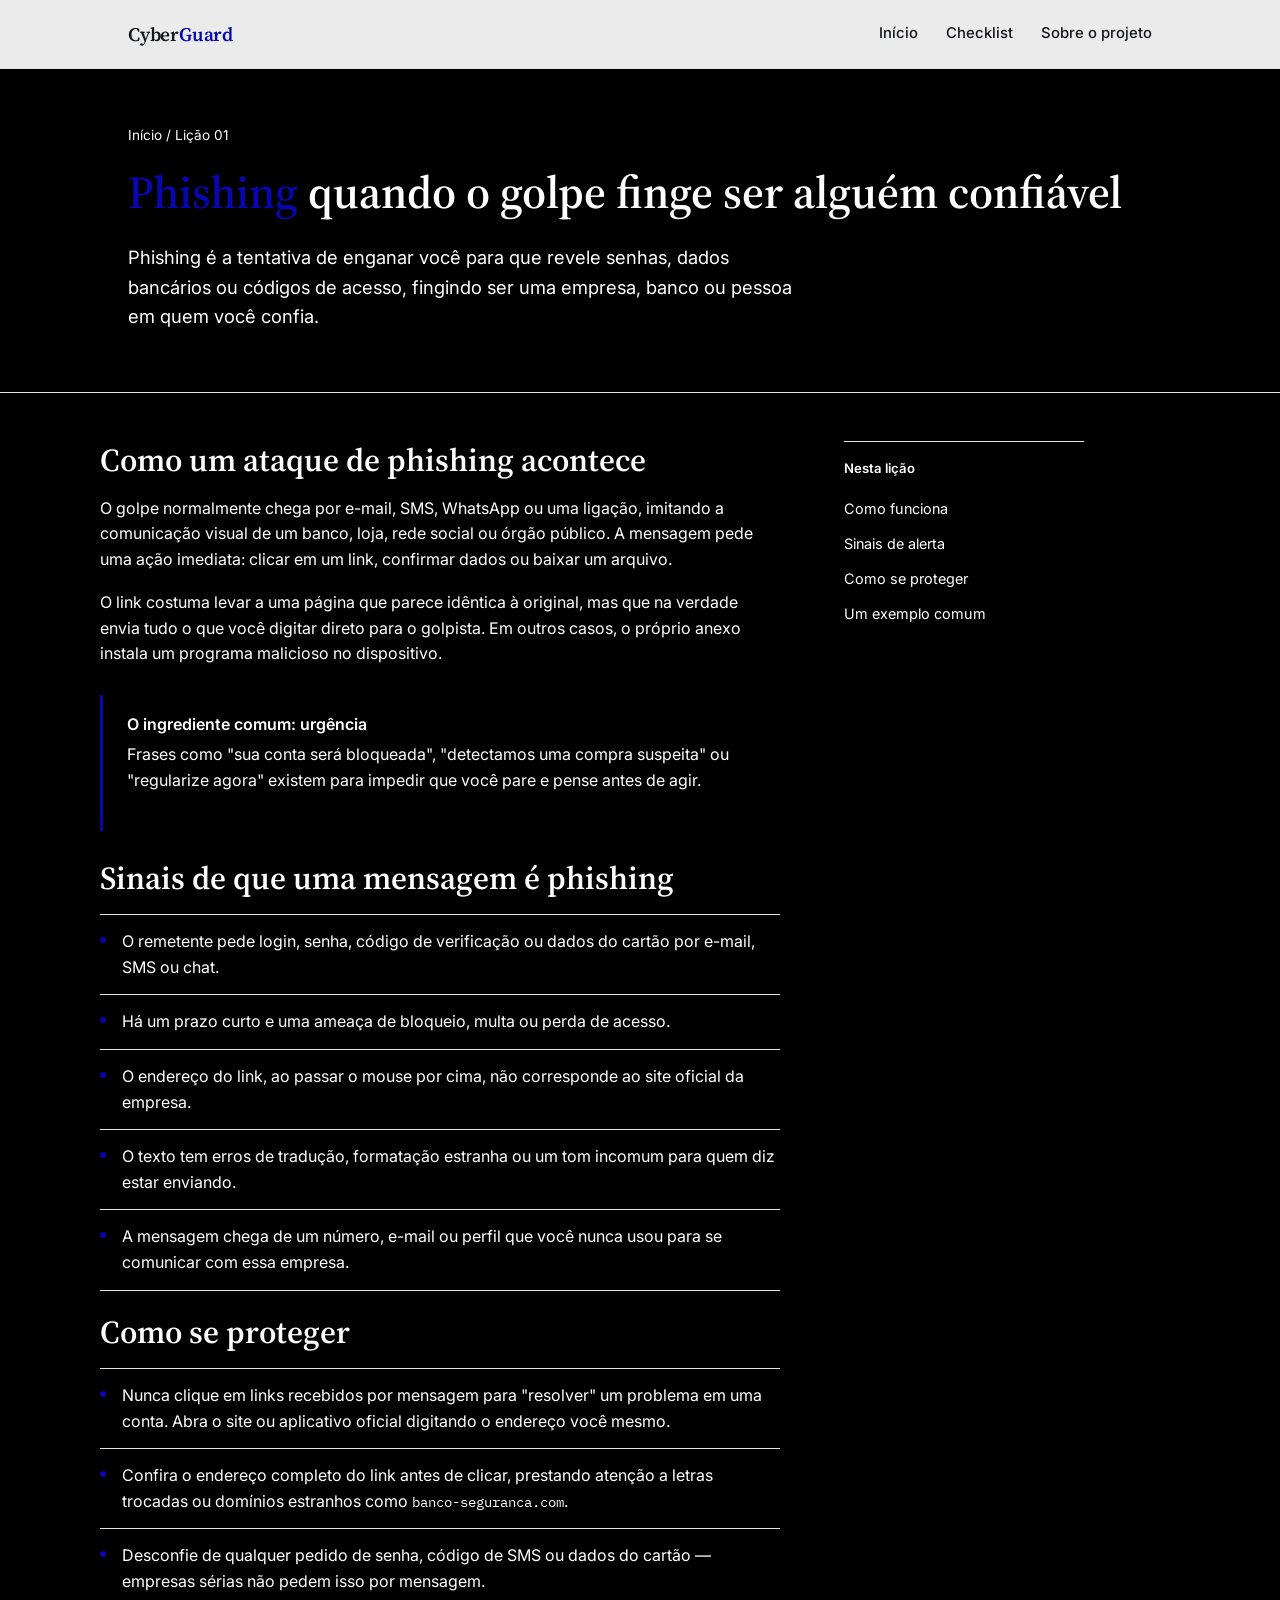
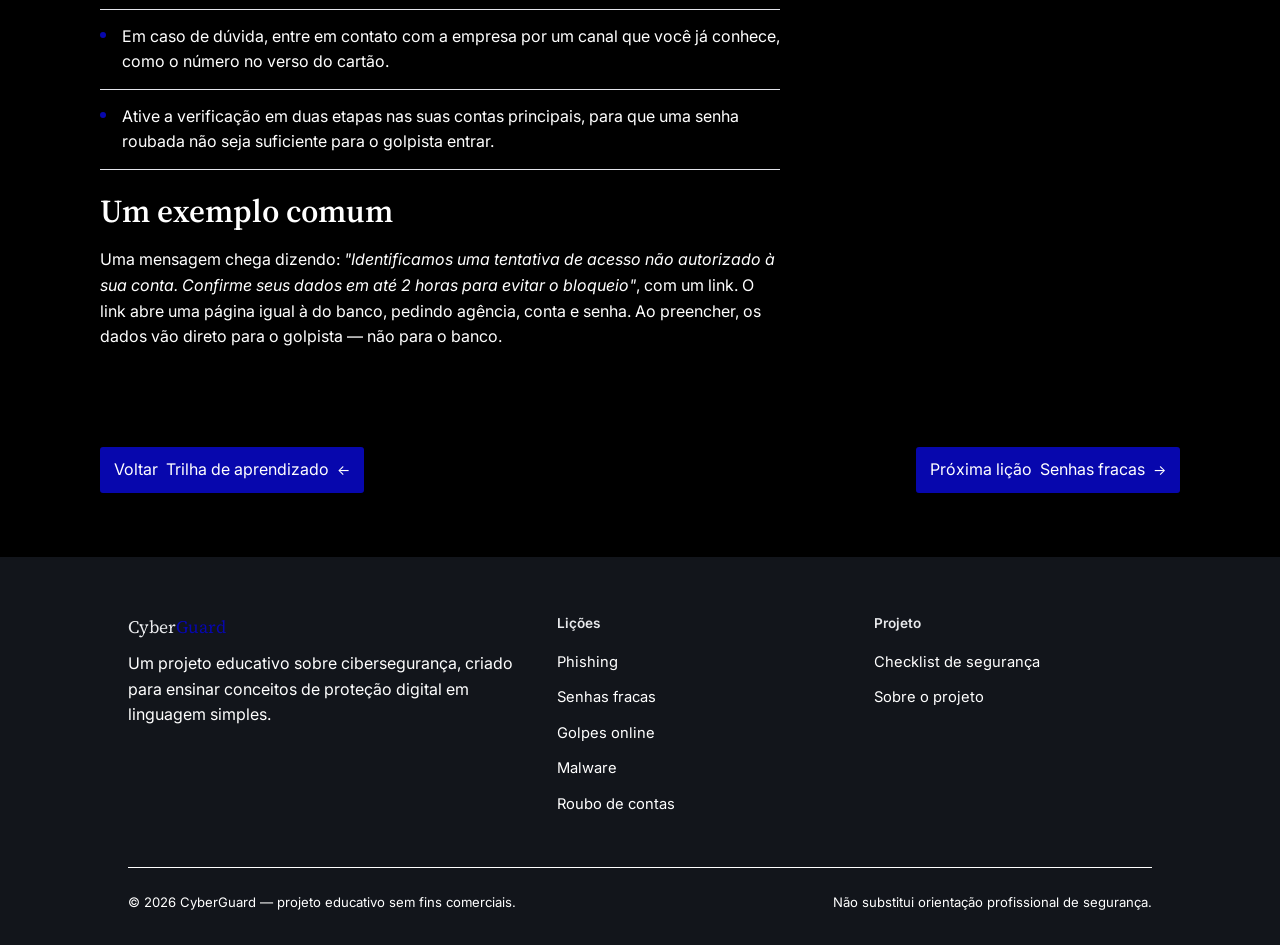
<file: phishing.html>
<!DOCTYPE html>
<html lang="pt-BR">
<head>
<meta charset="UTF-8">
<meta name="viewport" content="width=device-width, initial-scale=1.0">
<title>Phishing: como funciona e como se proteger — CyberGuard</title>
<meta name="description" content="Entenda como funcionam os ataques de phishing, os sinais mais comuns de uma mensagem falsa e as medidas práticas para se proteger.">
<link rel="stylesheet" href="styles.css">
</head>
<body>

<header class="site-header">
  <div class="container">
    <a href="index.html" class="wordmark">Cyber<span>Guard</span></a>
    <nav class="main-nav">
      <a href="index.html">Início</a>
      <a href="checklist.html">Checklist</a>
      <a href="sobre.html">Sobre o projeto</a>
    </nav>
  </div>
</header>

<main>

  <div class="article-head">
    <div class="container">
      <p class="breadcrumb"><a href="index.html">Início</a> / Lição 01</p>
      <h1><span style="color: #0707ad !important;">Phishing</span> quando o golpe finge ser alguém confiável</h1>
      <p class="lede">Phishing é a tentativa de enganar você para que revele senhas, dados bancários ou códigos de acesso, fingindo ser uma empresa, banco ou pessoa em quem você confia.</p>
    </div>
  </div>

  <div class="container article-body">
    <article>

      <h2 id="como-funciona">Como um ataque de phishing acontece</h2>
      <p>O golpe normalmente chega por e-mail, SMS, WhatsApp ou uma ligação, imitando a comunicação visual de um banco, loja, rede social ou órgão público. A mensagem pede uma ação imediata: clicar em um link, confirmar dados ou baixar um arquivo.</p>
      <p>O link costuma levar a uma página que parece idêntica à original, mas que na verdade envia tudo o que você digitar direto para o golpista. Em outros casos, o próprio anexo instala um programa malicioso no dispositivo.</p>

      <div class="callout">
        <h3>O ingrediente comum: urgência</h3>
        <p>Frases como "sua conta será bloqueada", "detectamos uma compra suspeita" ou "regularize agora" existem para impedir que você pare e pense antes de agir.</p>
      </div>

      <h2 id="sinais">Sinais de que uma mensagem é phishing</h2>
      <ul class="plain-list">
        <li>O remetente pede login, senha, código de verificação ou dados do cartão por e-mail, SMS ou chat.</li>
        <li>Há um prazo curto e uma ameaça de bloqueio, multa ou perda de acesso.</li>
        <li>O endereço do link, ao passar o mouse por cima, não corresponde ao site oficial da empresa.</li>
        <li>O texto tem erros de tradução, formatação estranha ou um tom incomum para quem diz estar enviando.</li>
        <li>A mensagem chega de um número, e-mail ou perfil que você nunca usou para se comunicar com essa empresa.</li>
      </ul>

      <h2 id="protecao">Como se proteger</h2>
      <ol class="step-list">
        <li>Nunca clique em links recebidos por mensagem para "resolver" um problema em uma conta. Abra o site ou aplicativo oficial digitando o endereço você mesmo.</li>
        <li>Confira o endereço completo do link antes de clicar, prestando atenção a letras trocadas ou domínios estranhos como <code>banco-seguranca.com</code>.</li>
        <li>Desconfie de qualquer pedido de senha, código de SMS ou dados do cartão — empresas sérias não pedem isso por mensagem.</li>
        <li>Em caso de dúvida, entre em contato com a empresa por um canal que você já conhece, como o número no verso do cartão.</li>
        <li>Ative a verificação em duas etapas nas suas contas principais, para que uma senha roubada não seja suficiente para o golpista entrar.</li>
      </ol>

      <h2 id="exemplo">Um exemplo comum</h2>
      <p>Uma mensagem chega dizendo: <em>"Identificamos uma tentativa de acesso não autorizado à sua conta. Confirme seus dados em até 2 horas para evitar o bloqueio"</em>, com um link. O link abre uma página igual à do banco, pedindo agência, conta e senha. Ao preencher, os dados vão direto para o golpista — não para o banco.</p>

    </article>

    <aside class="toc">
      <p class="toc-title">Nesta lição</p>
      <a href="#como-funciona">Como funciona</a>
      <a href="#sinais">Sinais de alerta</a>
      <a href="#protecao">Como se proteger</a>
      <a href="#exemplo">Um exemplo comum</a>
    </aside>
  </div>

  <div class="container article-nav">
    <a href="index.html"><span class="dir">Voltar</span>Trilha de aprendizado</a>
    <a href="senhas.html" class="next"><span class="dir">Próxima lição</span>Senhas fracas</a>
  </div>

</main>

<footer class="site-footer">
  <div class="container">
    <div class="footer-grid">
      <div>
        <div class="footer-wordmark">Cyber<span>Guard</span></div>
        <p>Um projeto educativo sobre cibersegurança, criado para ensinar conceitos de proteção digital em linguagem simples.</p>
      </div>
      <div>
        <h4>Lições</h4>
        <ul>
          <li><a href="phishing.html">Phishing</a></li>
          <li><a href="senhas.html">Senhas fracas</a></li>
          <li><a href="golpes.html">Golpes online</a></li>
          <li><a href="malware.html">Malware</a></li>
          <li><a href="contas.html">Roubo de contas</a></li>
        </ul>
      </div>
      <div>
        <h4>Projeto</h4>
        <ul>
          <li><a href="checklist.html">Checklist de segurança</a></li>
          <li><a href="sobre.html">Sobre o projeto</a></li>
        </ul>
      </div>
    </div>
    <div class="footer-bottom">
      <span>© 2026 CyberGuard — projeto educativo sem fins comerciais.</span>
      <span>Não substitui orientação profissional de segurança.</span>
    </div>
  </div>
</footer>

<script src="script.js"></script>
</body>
</html>
</file>
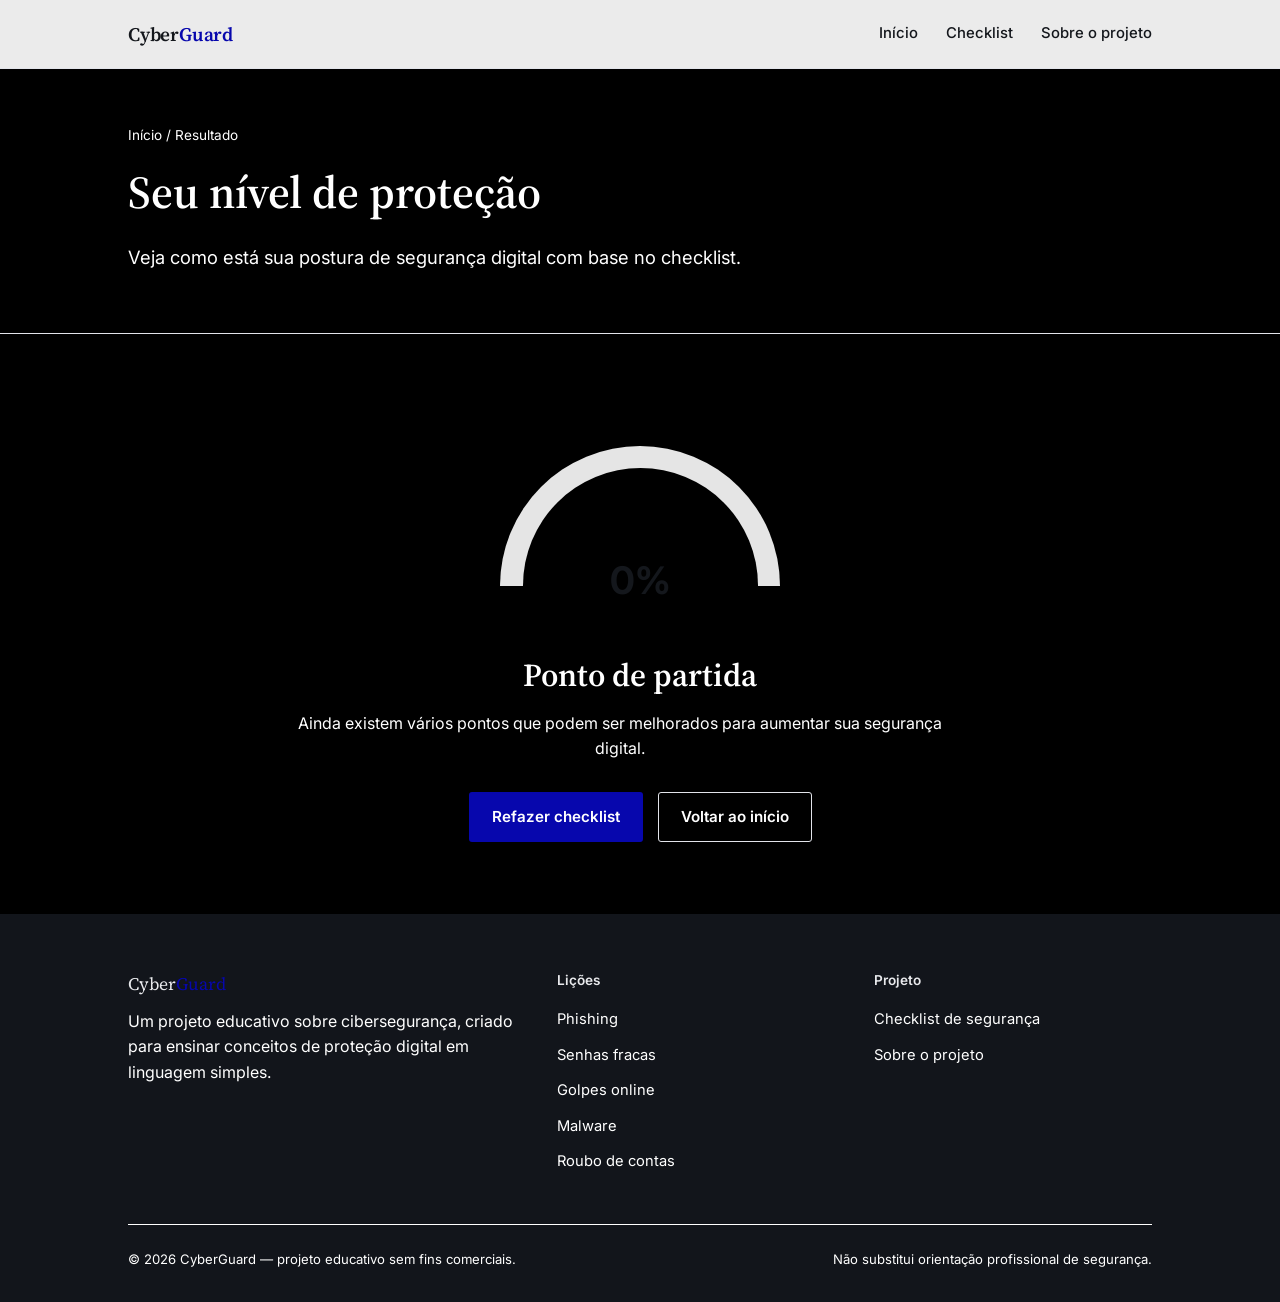
<file: Resultado.html>
<!DOCTYPE html>
<html lang="pt-BR">
<head>
<meta charset="UTF-8">
<meta name="viewport" content="width=device-width, initial-scale=1.0">
<title>Seu nível de proteção — CyberGuard</title>
<link rel="stylesheet" href="styles.css">

<style>
.velocimetro{
  position: relative;
  width: 320px;
  height: 180px;
  margin: 40px auto 30px;
  overflow: hidden;
}

.velocimetro-arco{
  position: absolute;
  width: 280px;
  height: 280px;
  left: 20px;
  top: 0;
  border-radius: 50%;
  background: conic-gradient(
    from 270deg,
    #340abe 0deg,
    #3439b8 var(--progresso),
    #e5e5e5 var(--progresso),
    #e5e5e5 180deg,
    transparent 180deg
  );
}

.velocimetro-arco::after{
  content: '';
  position: absolute;
  width: 235px;
  height: 235px;
  left: 22.5px;
  top: 22.5px;
  background: var(--bg);
  border-radius: 50%;
}

.velocimetro-porcentagem{
  position: absolute;
  z-index: 2;
  left: 0;
  right: 0;
  bottom: 15px;
  font-size: 38px;
  font-weight: 700;
  text-align: center;
}

.resultado{
  text-align: center;
  max-width: 720px;
  margin: 0 auto;
}

.resultado h1{
  margin-bottom: 10px;
}

.resultado-descricao{
  color: var(--text-muted);
  margin-bottom: 30px;
}

.resultado-botoes{
  display: flex;
  justify-content: center;
  gap: 15px;
  flex-wrap: wrap;
}
</style>
</head>

<body>

<header class="site-header">
  <div class="container">
    <a href="index.html" class="wordmark">Cyber<span>Guard</span></a>

    <nav class="main-nav">
      <a href="index.html">Início</a>
      <a href="checklist.html">Checklist</a>
      <a href="sobre.html">Sobre o projeto</a>
    </nav>
  </div>
</header>

<main>

  <div class="article-head">
    <div class="container">
      <p class="breadcrumb">
        <a href="index.html">Início</a> / Resultado
      </p>

      <h1>Seu nível de proteção</h1>
      <p class="lede">
        Veja como está sua postura de segurança digital com base no checklist.
      </p>
    </div>
  </div>

  <section class="section">
    <div class="container">

      <div class="resultado">

        <div class="velocimetro">
          <div
            class="velocimetro-arco"
            id="velocimetro-arco"
            style="--progresso: 0deg;"
          ></div>

          <div
            class="velocimetro-porcentagem"
            id="protecao-porcentagem"
          >
            0%
          </div>
        </div>

        <h2 id="resultado-titulo">Ponto de partida</h2>

        <p
          class="resultado-descricao"
          id="resultado-descricao"
        >
          Ainda existem vários pontos que podem ser melhorados para aumentar sua segurança digital.
        </p>

        <div class="resultado-botoes">
          <a href="checklist.html" class="btn btn-primary">
            Refazer checklist
          </a>

          <a href="index.html" class="btn btn-ghost">
            Voltar ao início
          </a>
        </div>

      </div>

    </div>
  </section>

</main>

<footer class="site-footer">
  <div class="container">
    <div class="footer-grid">

      <div>
        <div class="footer-wordmark">
          Cyber<span>Guard</span>
        </div>

        <p>
          Um projeto educativo sobre cibersegurança, criado para ensinar
          conceitos de proteção digital em linguagem simples.
        </p>
      </div>

      <div>
        <h4>Lições</h4>
        <ul>
          <li><a href="phishing.html">Phishing</a></li>
          <li><a href="senhas.html">Senhas fracas</a></li>
          <li><a href="golpes.html">Golpes online</a></li>
          <li><a href="malware.html">Malware</a></li>
          <li><a href="contas.html">Roubo de contas</a></li>
        </ul>
      </div>

      <div>
        <h4>Projeto</h4>
        <ul>
          <li><a href="checklist.html">Checklist de segurança</a></li>
          <li><a href="sobre.html">Sobre o projeto</a></li>
        </ul>
      </div>

    </div>

    <div class="footer-bottom">
      <span>© 2026 CyberGuard — projeto educativo sem fins comerciais.</span>
      <span>Não substitui orientação profissional de segurança.</span>
    </div>
  </div>
</footer>

<script>
document.addEventListener('DOMContentLoaded', function () {

  var porcentagem = document.getElementById('protecao-porcentagem');
  var arco = document.getElementById('velocimetro-arco');
  var titulo = document.getElementById('resultado-titulo');
  var descricao = document.getElementById('resultado-descricao');

  try {

    var salvo = localStorage.getItem('cyberguard-checklist');

    if (!salvo) {
      porcentagem.textContent = '0%';
      arco.style.setProperty('--progresso', '0deg');
      return;
    }

    var respostas = JSON.parse(salvo);

    var marcados = Object.keys(respostas).filter(function (id) {
      return respostas[id] === true;
    }).length;

    var total = 10;

    var resultado = Math.round((marcados / total) * 100);

    porcentagem.textContent = resultado + '%';

    var graus = resultado * 1.8;

    arco.style.setProperty('--progresso', graus + 'deg');

    if (resultado >= 90) {

      titulo.textContent = 'Postura sólida';

      descricao.textContent =
        'Excelente! Você segue praticamente todas as boas práticas do checklist.';

    } else if (resultado >= 70) {

      titulo.textContent = 'Boa postura de segurança';

      descricao.textContent =
        'Muito bem! A maior parte das práticas importantes já faz parte da sua rotina.';

    } else if (resultado >= 40) {

      titulo.textContent = 'No caminho certo';

      descricao.textContent =
        'Você já possui algumas boas práticas, mas ainda existem pontos importantes para melhorar.';

    } else {

      titulo.textContent = 'Ponto de partida';

      descricao.textContent =
        'Ainda existem vários pontos que podem ser melhorados para aumentar sua segurança digital.';

    }

  } catch (e) {

    porcentagem.textContent = '0%';

  }

});
</script>

</body>
</html>
</file>
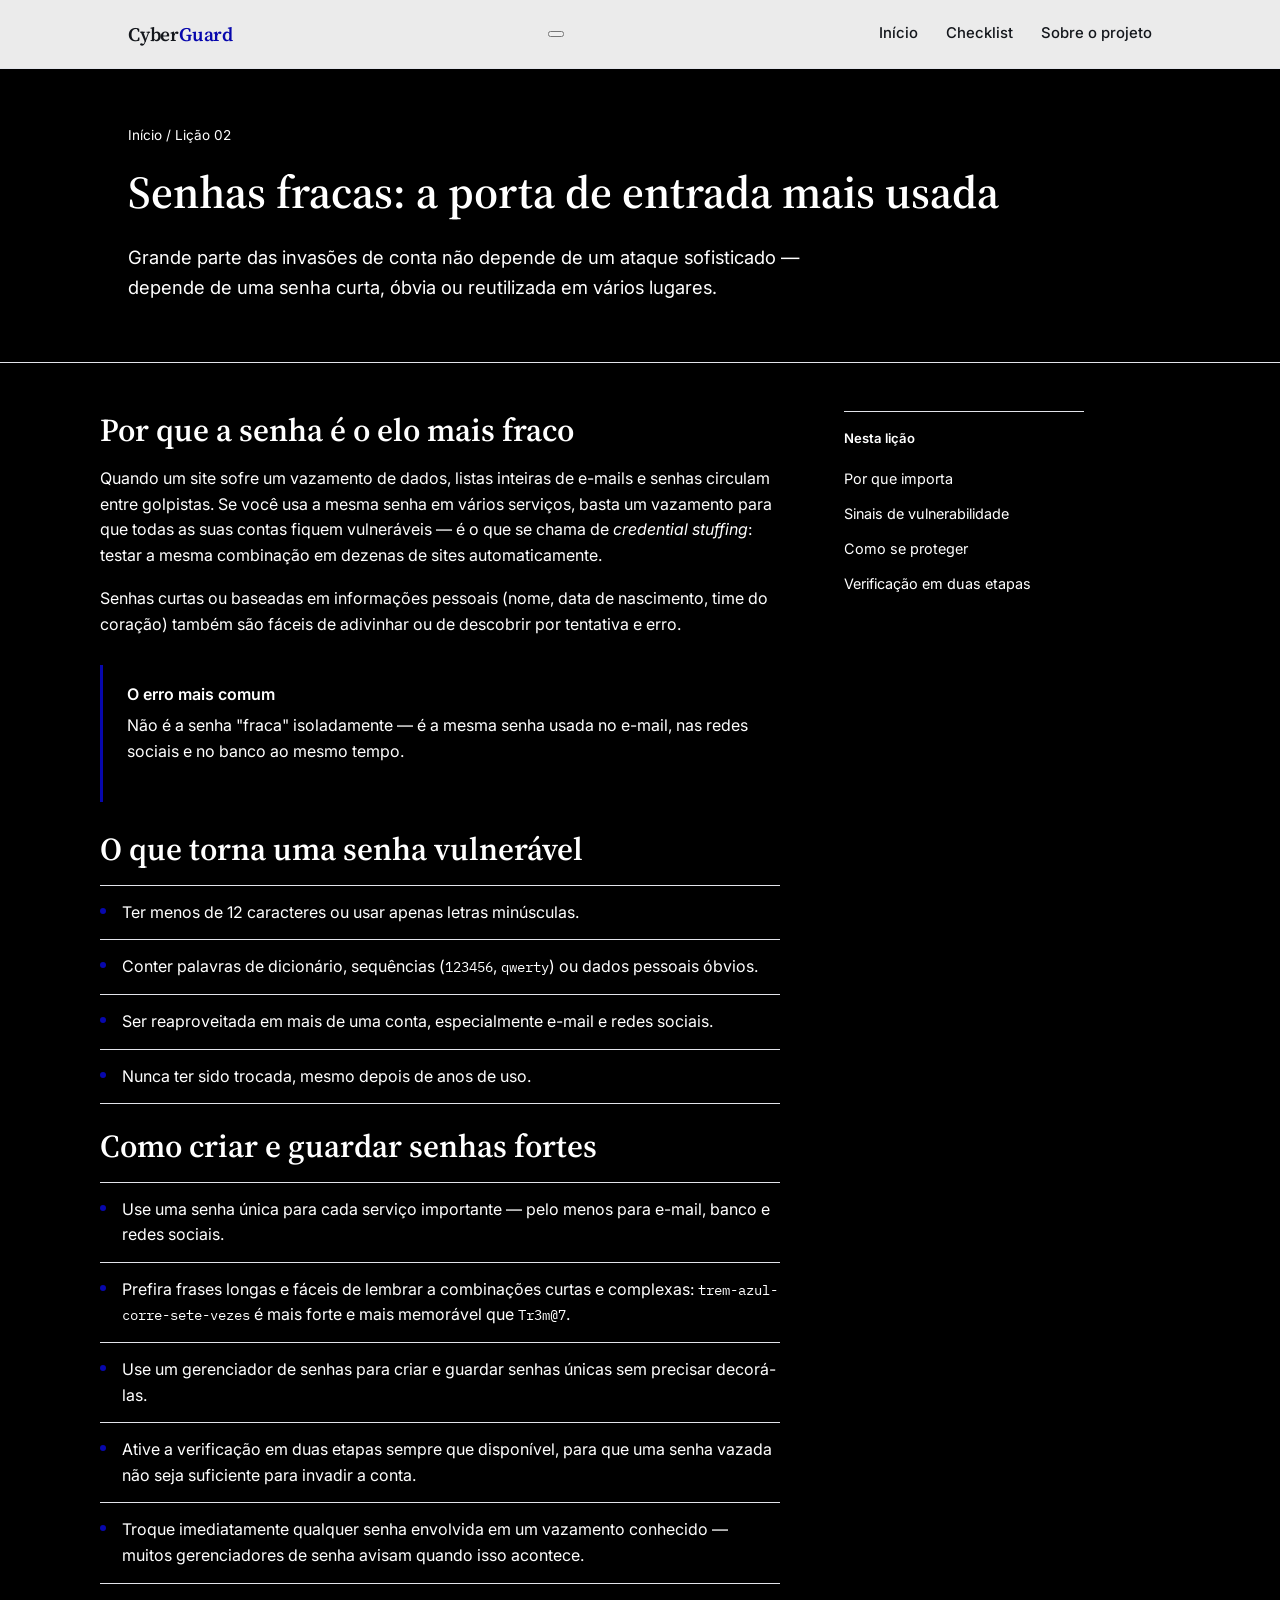
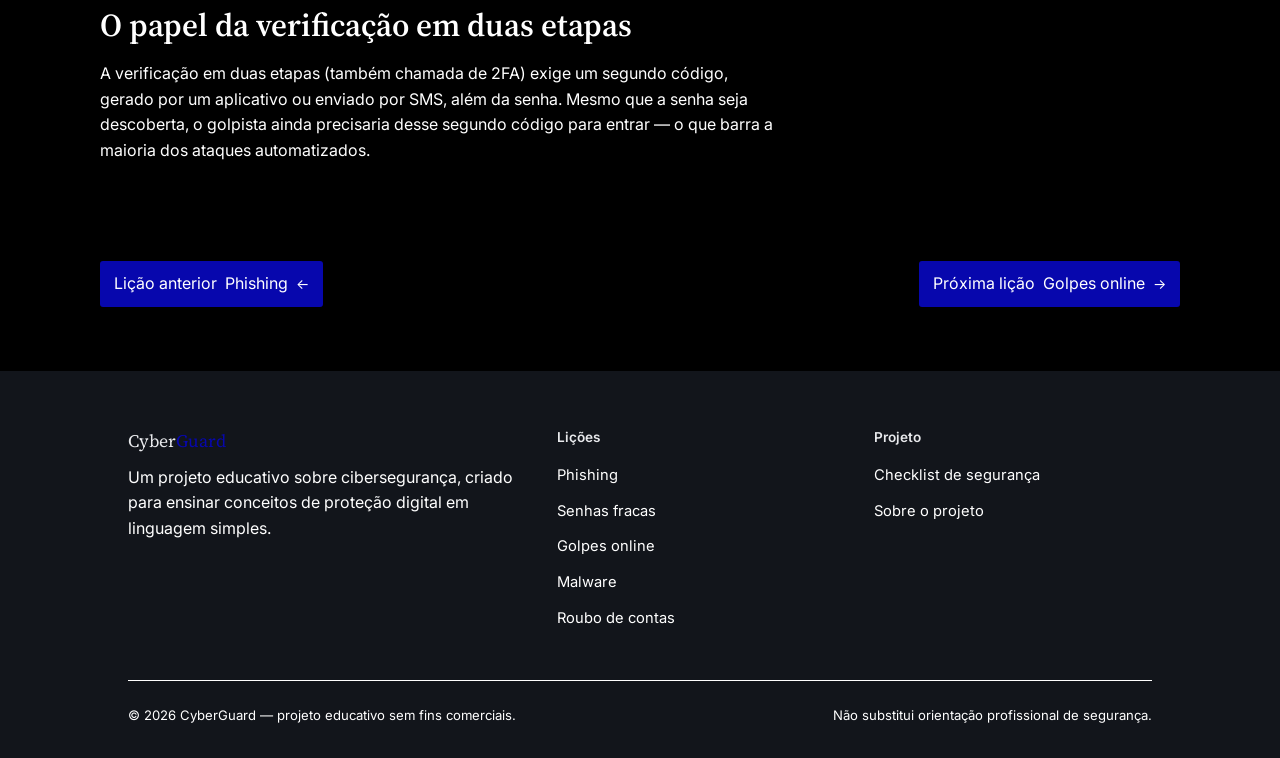
<file: senhas.html>
<!DOCTYPE html>
<html lang="pt-BR">
<head>
<meta charset="UTF-8">
<meta name="viewport" content="width=device-width, initial-scale=1.0">
<title>Senhas fracas: o risco mais comum — CyberGuard</title>
<meta name="description" content="Entenda por que senhas fracas ou repetidas são o ponto de entrada mais comum em invasões de conta e como criar e guardar senhas fortes.">
<link rel="stylesheet" href="styles.css">
</head>
<body>

<header class="site-header">
  <div class="container">
    <a href="index.html" class="wordmark">Cyber<span>Guard</span></a>
    <button class="nav-toggle" aria-label="Abrir menu" aria-expanded="false"><span></span></button>
    <nav class="main-nav">
      <a href="index.html">Início</a>
      <a href="checklist.html">Checklist</a>
      <a href="sobre.html">Sobre o projeto</a>
    </nav>
  </div>
</header>

<main>

  <div class="article-head">
    <div class="container">
      <p class="breadcrumb"><a href="index.html">Início</a> / Lição 02</p>
      <h1>Senhas fracas: a porta de entrada mais usada</h1>
      <p class="lede">Grande parte das invasões de conta não depende de um ataque sofisticado — depende de uma senha curta, óbvia ou reutilizada em vários lugares.</p>
    </div>
  </div>

  <div class="container article-body">
    <article>

      <h2 id="risco">Por que a senha é o elo mais fraco</h2>
      <p>Quando um site sofre um vazamento de dados, listas inteiras de e-mails e senhas circulam entre golpistas. Se você usa a mesma senha em vários serviços, basta um vazamento para que todas as suas contas fiquem vulneráveis — é o que se chama de <em>credential stuffing</em>: testar a mesma combinação em dezenas de sites automaticamente.</p>
      <p>Senhas curtas ou baseadas em informações pessoais (nome, data de nascimento, time do coração) também são fáceis de adivinhar ou de descobrir por tentativa e erro.</p>

      <div class="callout">
        <h3>O erro mais comum</h3>
        <p>Não é a senha "fraca" isoladamente — é a mesma senha usada no e-mail, nas redes sociais e no banco ao mesmo tempo.</p>
      </div>

      <h2 id="sinais">O que torna uma senha vulnerável</h2>
      <ul class="plain-list">
        <li>Ter menos de 12 caracteres ou usar apenas letras minúsculas.</li>
        <li>Conter palavras de dicionário, sequências (<code>123456</code>, <code>qwerty</code>) ou dados pessoais óbvios.</li>
        <li>Ser reaproveitada em mais de uma conta, especialmente e-mail e redes sociais.</li>
        <li>Nunca ter sido trocada, mesmo depois de anos de uso.</li>
      </ul>

      <h2 id="protecao">Como criar e guardar senhas fortes</h2>
      <ol class="step-list">
        <li>Use uma senha única para cada serviço importante — pelo menos para e-mail, banco e redes sociais.</li>
        <li>Prefira frases longas e fáceis de lembrar a combinações curtas e complexas: <code>trem-azul-corre-sete-vezes</code> é mais forte e mais memorável que <code>Tr3m@7</code>.</li>
        <li>Use um gerenciador de senhas para criar e guardar senhas únicas sem precisar decorá-las.</li>
        <li>Ative a verificação em duas etapas sempre que disponível, para que uma senha vazada não seja suficiente para invadir a conta.</li>
        <li>Troque imediatamente qualquer senha envolvida em um vazamento conhecido — muitos gerenciadores de senha avisam quando isso acontece.</li>
      </ol>

      <h2 id="autenticacao">O papel da verificação em duas etapas</h2>
      <p>A verificação em duas etapas (também chamada de 2FA) exige um segundo código, gerado por um aplicativo ou enviado por SMS, além da senha. Mesmo que a senha seja descoberta, o golpista ainda precisaria desse segundo código para entrar — o que barra a maioria dos ataques automatizados.</p>

    </article>

    <aside class="toc">
      <p class="toc-title">Nesta lição</p>
      <a href="#risco">Por que importa</a>
      <a href="#sinais">Sinais de vulnerabilidade</a>
      <a href="#protecao">Como se proteger</a>
      <a href="#autenticacao">Verificação em duas etapas</a>
    </aside>
  </div>

  <div class="container article-nav">
    <a href="phishing.html"><span class="dir">Lição anterior</span>Phishing</a>
    <a href="golpes.html" class="next"><span class="dir">Próxima lição</span>Golpes online</a>
  </div>

</main>

<footer class="site-footer">
  <div class="container">
    <div class="footer-grid">
      <div>
        <div class="footer-wordmark">Cyber<span>Guard</span></div>
        <p>Um projeto educativo sobre cibersegurança, criado para ensinar conceitos de proteção digital em linguagem simples.</p>
      </div>
      <div>
        <h4>Lições</h4>
        <ul>
          <li><a href="phishing.html">Phishing</a></li>
          <li><a href="senhas.html">Senhas fracas</a></li>
          <li><a href="golpes.html">Golpes online</a></li>
          <li><a href="malware.html">Malware</a></li>
          <li><a href="contas.html">Roubo de contas</a></li>
        </ul>
      </div>
      <div>
        <h4>Projeto</h4>
        <ul>
          <li><a href="checklist.html">Checklist de segurança</a></li>
          <li><a href="sobre.html">Sobre o projeto</a></li>
        </ul>
      </div>
    </div>
    <div class="footer-bottom">
      <span>© 2026 CyberGuard — projeto educativo sem fins comerciais.</span>
      <span>Não substitui orientação profissional de segurança.</span>
    </div>
  </div>
</footer>

<script src="script.js"></script>
</body>
</html>
</file>
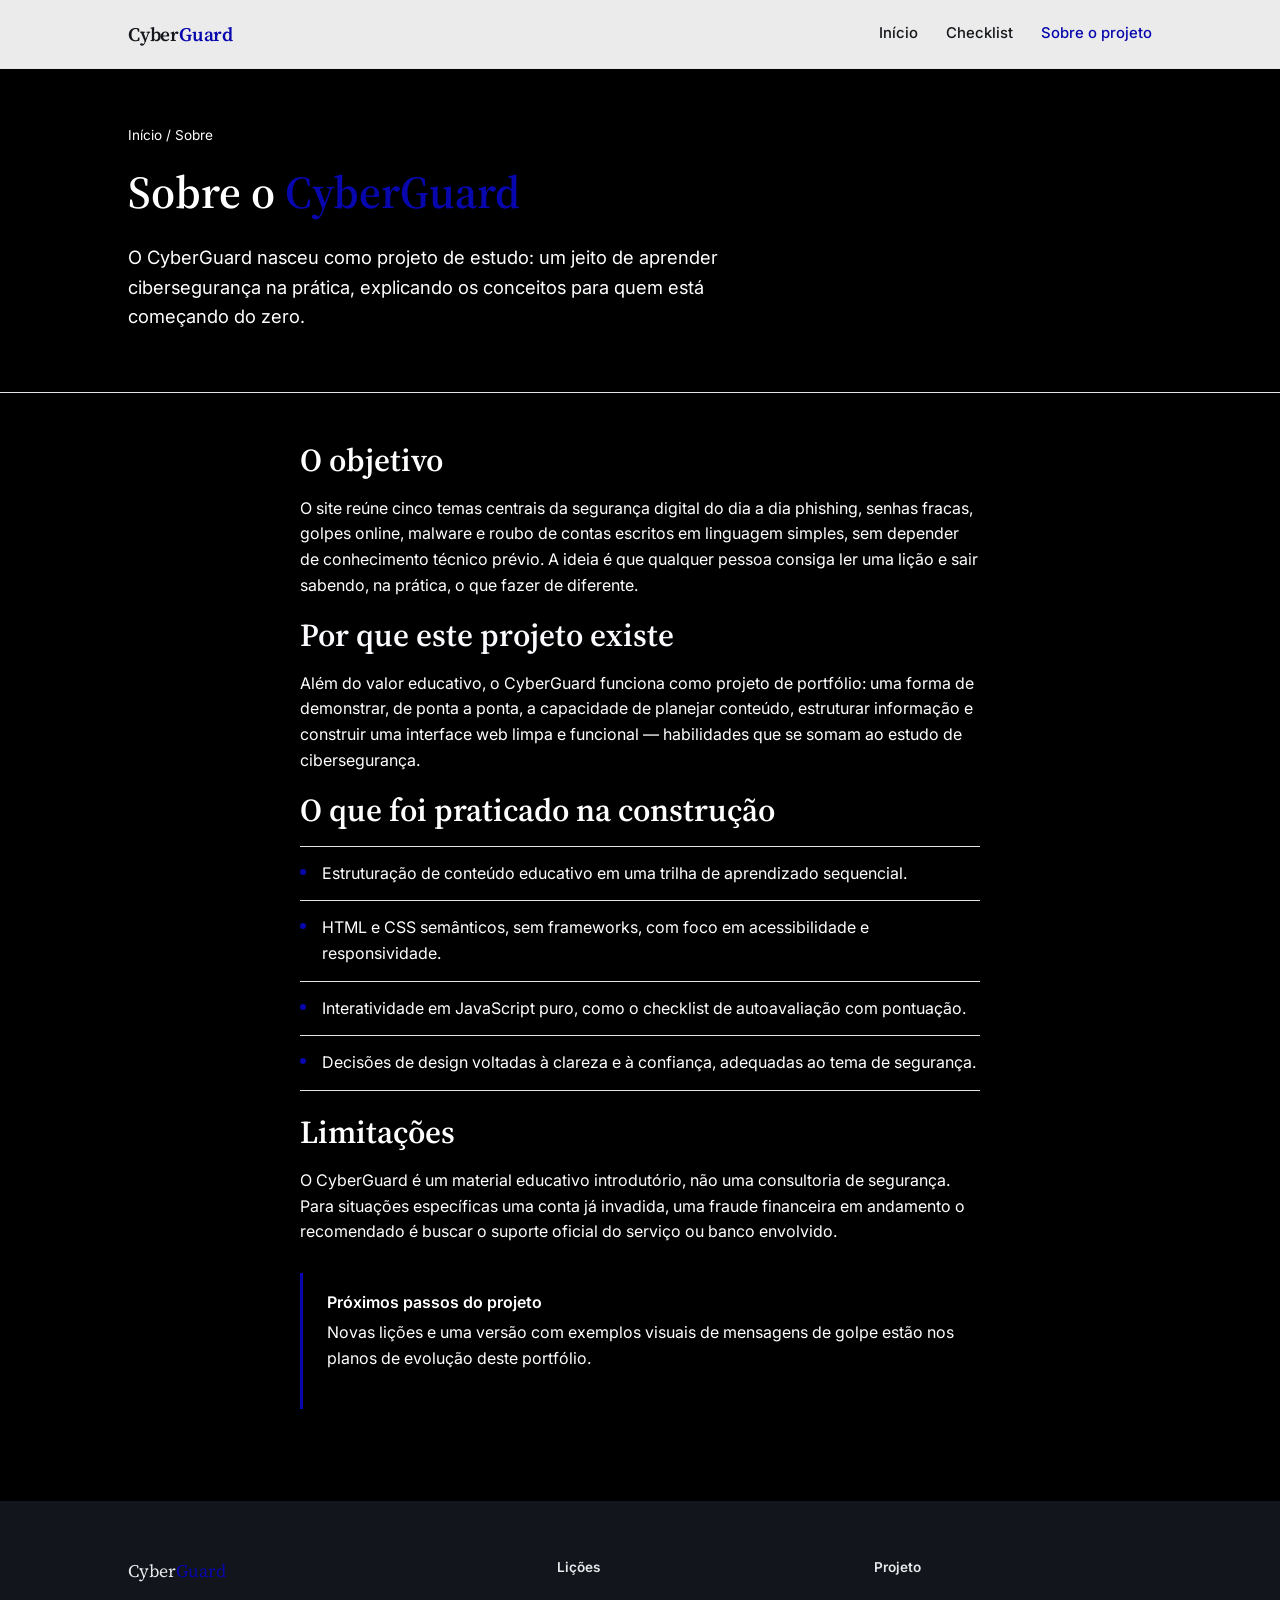
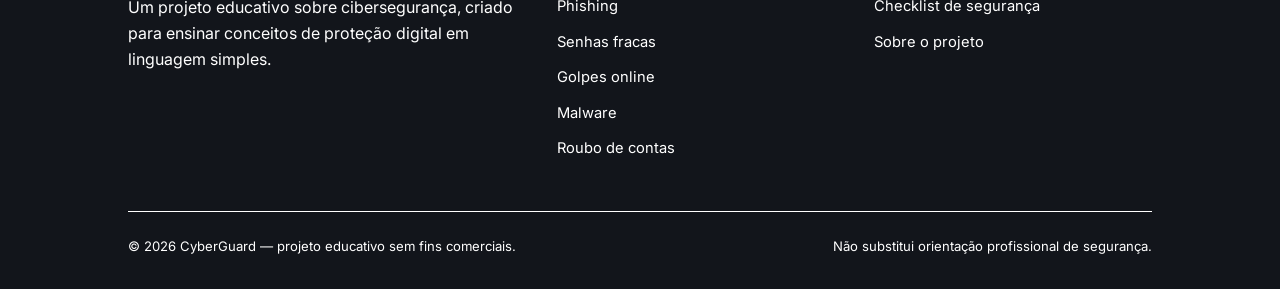
<file: sobre.html>
<!DOCTYPE html>
<html lang="pt-BR">
<head>
<meta charset="UTF-8">
<meta name="viewport" content="width=device-width, initial-scale=1.0">
<title>Sobre o projeto CyberGuard</title>
<meta name="description" content="CyberGuard é um projeto de portfólio criado para praticar desenvolvimento web e comunicação sobre cibersegurança para iniciantes.">
<link rel="stylesheet" href="styles.css">
</head>
<body>

<header class="site-header">
  <div class="container">
    <a href="index.html" class="wordmark">Cyber<span>Guard</span></a>
  
    <nav class="main-nav">
      <a href="index.html">Início</a>
      <a href="checklist.html">Checklist</a>
      <a href="sobre.html" class="current">Sobre o projeto</a>
    </nav>
  </div>
</header>

<main>

  <div class="article-head">
    <div class="container">
      <p class="breadcrumb"><a href="index.html">Início</a> / Sobre</p>
    <h1>Sobre o <span style="color: #0707ad !important;">CyberGuard</span></h1>
      <p class="lede">O CyberGuard nasceu como projeto de estudo: um jeito de aprender cibersegurança na prática, explicando os conceitos para quem está começando do zero.</p>
    </div>
  </div>

  <div class="container" style="padding: 48px 0 64px; max-width: 68ch;">

    <h2>O objetivo</h2>
    <p>O site reúne cinco temas centrais da segurança digital do dia a dia phishing, senhas fracas, golpes online, malware e roubo de contas escritos em linguagem simples, sem depender de conhecimento técnico prévio. A ideia é que qualquer pessoa consiga ler uma lição e sair sabendo, na prática, o que fazer de diferente.</p>

    <h2><span style="color: #fbfbff !important;">Por que este projeto existe</span></h2>
    <p>Além do valor educativo, o CyberGuard funciona como projeto de portfólio: uma forma de demonstrar, de ponta a ponta, a capacidade de planejar conteúdo, estruturar informação e construir uma interface web limpa e funcional — habilidades que se somam ao estudo de cibersegurança.</p>

    <h2>O que foi praticado na construção</h2>
    <ul class="plain-list">
      <li>Estruturação de conteúdo educativo em uma trilha de aprendizado sequencial.</li>
      <li>HTML e CSS semânticos, sem frameworks, com foco em acessibilidade e responsividade.</li>
      <li>Interatividade em JavaScript puro, como o checklist de autoavaliação com pontuação.</li>
      <li>Decisões de design voltadas à clareza e à confiança, adequadas ao tema de segurança.</li>
    </ul>

    <h2>Limitações</h2>
    <p>O CyberGuard é um material educativo introdutório, não uma consultoria de segurança. Para situações específicas uma conta já invadida, uma fraude financeira em andamento o recomendado é buscar o suporte oficial do serviço ou banco envolvido.</p>

    <div class="callout">
      <h3>Próximos passos do projeto</h3>
      <p>Novas lições e uma versão com exemplos visuais de mensagens de golpe estão nos planos de evolução deste portfólio.</p>
    </div>

  </div>

</main>

<footer class="site-footer">
  <div class="container">
    <div class="footer-grid">
      <div>
        <div class="footer-wordmark">Cyber<span>Guard</span></div>
        <p>Um projeto educativo sobre cibersegurança, criado para ensinar conceitos de proteção digital em linguagem simples.</p>
      </div>
      <div>
        <h4>Lições</h4>
        <ul>
          <li><a href="phishing.html">Phishing</a></li>
          <li><a href="senhas.html">Senhas fracas</a></li>
          <li><a href="golpes.html">Golpes online</a></li>
          <li><a href="malware.html">Malware</a></li>
          <li><a href="contas.html">Roubo de contas</a></li>
        </ul>
      </div>
      <div>
        <h4>Projeto</h4>
        <ul>
          <li><a href="checklist.html">Checklist de segurança</a></li>
          <li><a href="sobre.html">Sobre o projeto</a></li>
        </ul>
      </div>
    </div>
    <div class="footer-bottom">
      <span>© 2026 CyberGuard — projeto educativo sem fins comerciais.</span>
      <span>Não substitui orientação profissional de segurança.</span>
    </div>
  </div>
</footer>

<script src="script.js"></script>
</body>
</html>
</file>
<file: styles.css>
/* ==========================================================================
   CyberGuard — folha de estilos
   Paleta: branco / cinza muito claro / grafite quase preto + um único azul
   ========================================================================== */

@import url('https://fonts.googleapis.com/css2?family=Source+Serif+4:opsz,wght@8..60,400;8..60,500;8..60,600&family=Inter:wght@400;500;600&family=IBM+Plex+Mono:wght@400;500&display=swap');

:root{
  --bg: #000000;
  --bg-soft: #000000;
  --bg-dark: #12151b;
  --text: #14171c;
  --text-muted: #ffffff;
  --text-on-dark: #e8e9ec;
  --text-on-dark-muted: #ffffff;
  --accent: #0707ad;
  --accent-dark: #ffffff;
  --accent-soft: #000000;
  --border: #e2e4ea;
  --border-dark: #ffffff;

  --serif: 'Source Serif 4', Georgia, serif;
  --sans: 'Inter', -apple-system, BlinkMacSystemFont, 'Segoe UI', sans-serif;
  --mono: 'IBM Plex Mono', 'SFMono-Regular', Consolas, monospace;

  --max: 1080px;
}

*{ box-sizing: border-box; }

html{ scroll-behavior: smooth; }

body{
  margin: 0;
  font-family: var(--sans);
  color: var(--text);
  background: var(--bg);
  line-height: 1.6;
  font-size: 16px;
  -webkit-font-smoothing: antialiased;
}

@media (prefers-reduced-motion: reduce){
  html{ scroll-behavior: auto; }
  *{ animation: none !important; transition: none !important; }
}

img{ max-width: 100%; display: block; }

a{ color: var(--accent); text-decoration: none; }
a:hover{ text-decoration: underline; }

:focus-visible{
  outline: 2px solid var(--accent);
  outline-offset: 3px;
}

h1, h2, h3{
  font-family: var(--serif);
  font-weight: 600;
  line-height: 1.22;
  margin: 0 0 .5em;
}

h1{ color: #ffffff; font-size: clamp(2rem, 4vw, 2.85rem); }
h2{ color: #ffffff; font-size: clamp(1.5rem, 2.6vw, 2rem); }
h3{ color: #ffffff; font-size: 1.2rem; }

h1{ font-size: clamp(2rem, 4vw, 2.85rem); }
h2{ font-size: clamp(1.5rem, 2.6vw, 2rem); }
h3{ font-size: 1.2rem; }

p{
  margin: 0 0 1.1em;
  color: #ffffff;
  max-width: 68ch;
}

p.lede{
  font-size: 1.15rem;
  color: var(--text-muted);
  max-width: 56ch;
}

.container{
  max-width: var(--max);
  margin: 0 auto;
  padding: 0 28px;
}

/* ---------- header ---------- */

.site-header{
  border-bottom: 1px solid var(--border);
  position: sticky;
  top: 0;
  background: rgba(255, 255, 255, 0.92);
  backdrop-filter: saturate(140%) blur(6px);
  z-index: 40;
}

.site-header .container{
  display: flex;
  align-items: center;
  justify-content: space-between;
  height: 68px;
}

.wordmark{
  font-family: var(--serif);
  font-size: 1.2rem;
  font-weight: 600;
  color: var(--text);
  letter-spacing: -0.01em;
}

.wordmark:hover{ text-decoration: none; }
.wordmark span{ color: var(--accent); }

.main-nav{
  display: flex;
  align-items: center;
  gap: 28px;
}

.main-nav a{
  color: var(--text);
  font-size: .93rem;
  font-weight: 500;
}

.main-nav a:hover{
  color: var(--accent);
  text-decoration: none;
}

.main-nav a.current{
  color: var(--accent);
}

/* ---------- buttons ---------- */

.btn{
  display: inline-flex;
  align-items: center;
  gap: 8px;
  padding: 12px 22px;
  font-family: var(--sans);
  font-weight: 600;
  font-size: .95rem;
  border-radius: 3px;
  border: 1px solid transparent;
  cursor: pointer;
}

.btn:hover{ text-decoration: none; }

.btn-primary{
  background: var(--accent);
  color: #fff;
}

.btn-primary:hover{ background: var(--accent-dark); }

.btn-ghost{
  background: transparent;
  color: #ffffff;
  border-color: var(--border);
}

.btn-ghost:hover{ border-color: var(--text); }

.link-arrowless{ font-weight: 500; }

/* ---------- hero ---------- */

.hero{
  padding: 88px 0 72px;
  border-bottom: 1px solid var(--border);
}

.hero-grid{
  display: grid;
  grid-template-columns: 1.3fr 1fr;
  gap: 56px;
  align-items: start;
}

.eyebrow-line{
  color: var(--accent);
  font-size: .85rem;
  font-weight: 600;
  margin: 0 0 16px;
}

.hero-actions{
  display: flex;
  align-items: center;
  gap: 22px;
  margin-top: 28px;
}

.hero-facts{
  border-left: 1px solid var(--border);
  padding-left: 32px;
  display: flex;
  flex-direction: column;
  gap: 26px;
}

.fact-num{
  font-family: var(--serif);
  font-size: 2.1rem;
  color: var(--accent);
  line-height: 1;
  margin-bottom: 6px;
}

.fact-label{
  color: var(--text-muted);
  font-size: .92rem;
  max-width: 30ch;
}

/* ---------- lesson index ---------- */

.section{ padding: 72px 0; }
.section-soft{ background: var(--bg-soft); }
.section-header{ max-width: 60ch; margin-bottom: 40px; }

.lesson-list{
  border-top: 1px solid var(--border);
}

.lesson-row{
  display: grid;
  grid-template-columns: 56px 1fr auto;
  gap: 24px;
  align-items: baseline;
  padding: 26px 0;
  border-bottom: 1px solid var(--border);
}

.lesson-index{
  font-family: var(--serif);
  color: var(--accent);
  font-size: 1.1rem;
}

.lesson-body p{
  margin: 0;
  color: #ffffff !important;
  max-width: 58ch;
}

.lesson-body h3{
  margin-bottom: 6px;
}

.lesson-body h3,
.article-content h2,
.article-content h3{
  color: #ffffff !important;
}

.lesson-link{
  white-space: nowrap;
  font-weight: 500;
  align-self: center;
}

/* ---------- callouts / listas ---------- */

.callout{
  border-left: 3px solid var(--accent);
  background: var(--accent-soft);
  padding: 20px 24px;
  margin: 28px 0;
  border-radius: 0 3px 3px 0;
}

.callout h3{
  font-size: 1rem;
  font-family: var(--sans);
  font-weight: 600;
  margin-bottom: 8px;
}

.plain-list{
  list-style: none;
  margin: 0 0 1.4em;
  padding: 0;
  border-top: 1px solid var(--border);
}

.plain-list li{
  padding: 14px 0;
  border-bottom: 1px solid var(--border);
  padding-left: 22px;
  position: relative;
  color: #ffffff !important;
}

.plain-list li::before{
  content: '';
  position: absolute;
  left: 0;
  top: 22px;
  width: 6px;
  height: 6px;
  background: var(--accent);
  border-radius: 50%;
}

.step-list{
  list-style: none;
  margin: 0 0 1.4em;
  padding: 0;
}

.step-list li{
  padding: 14px 0 14px 22px;
  border-bottom: 1px solid var(--border);
  position: relative;
  color: #ffffff !important;
}

.step-list li::before{
  content: '';
  position: absolute;
  left: 0;
  top: 22px;
  width: 6px;
  height: 6px;
  background: var(--accent);
  border-radius: 50%;
}

.step-list li:first-child{
  border-top: 1px solid var(--border);
}

code, .sample{
  font-family: var(--mono);
  font-size: .88em;
  background: none;
  border: none;
  padding: 0;
  border-radius: 0;
}

/* ---------- topic hub grid ---------- */

.topic-nav-strip{
  display: flex;
  gap: 10px;
  flex-wrap: wrap;
  margin-top: 18px;
}

.topic-chip{
  border: 1px solid var(--border);
  padding: 7px 14px;
  border-radius: 20px;
  font-size: .85rem;
  color: var(--text-muted);
}

.topic-chip:hover{
  border-color: var(--accent);
  color: var(--accent);
  text-decoration: none;
}

/* ---------- article layout ---------- */

.article-head{
  padding: 56px 0 40px;
  border-bottom: 1px solid var(--border);
}

.breadcrumb{
  font-size: .85rem;
  color: var(--text-muted);
  margin-bottom: 18px;
}

.breadcrumb a{ color: var(--text-muted); }
.breadcrumb a:hover{ color: var(--accent); }

.article-body{
  padding: 48px 0;
  display: grid;
  grid-template-columns: minmax(0,68ch) 240px;
  gap: 64px;
}

.toc{
  position: sticky;
  top: 96px;
  align-self: start;
  border-top: 1px solid var(--border);
  padding-top: 16px;
}

.toc-title{
  font-size: .82rem;
  color: var(--text-muted);
  font-weight: 600;
  margin-bottom: 12px;
}

.toc a{
  display: block;
  color: var(--text-muted);
  font-size: .9rem;
  padding: 6px 0;
}

.toc a:hover{
  color: var(--accent);
  text-decoration: none;
}

.article-nav a{
  display: inline-flex;
  align-items: center;
  gap: 8px;
  width: auto;
  min-height: auto;
  padding: 10px 14px;
  background: #0707ad;
  border: none;
  color: #ffffff !important;
  text-decoration: none;
  border-radius: 3px;
}

.article-nav{
  padding: 32px 0 64px;
  display: flex;
  justify-content: space-between;
  align-items: center;
  gap: 20px;
}

.article-nav a::after{
  content: '←';
  position: static;
  transform: none;
  width: auto;
  height: auto;
  background: none;
  color: #ffffff;
  font-size: 14px;
}

.article-nav .next::after{
  content: '→';
}

.article-nav .dir{
  display: inline;
  font-size: 1rem;
  color: #ffffff !important;
  margin: 0;
}



/* ---------- checklist page ---------- */

.checklist{
  border-top: 1px solid var(--border);
  margin-bottom: 32px;
}

.check-item{
  display: flex;
  gap: 16px;
  align-items: flex-start;
  padding: 18px 0;
  border-bottom: 1px solid var(--border);
}

.check-item input[type="checkbox"]{
  margin-top: 4px;
  width: 18px;
  height: 18px;
  accent-color: var(--accent);
  flex-shrink: 0;
}

.check-item label{
  cursor: pointer;
}

.check-item strong{
  display: block;
  margin-bottom: 2px;
  color: #ffffff;
}

.check-item span{
  color: var(--text-muted);
  font-size: .92rem;
}

.score-panel{
  border: 1px solid var(--border);
  border-radius: 4px;
  padding: 28px;
  background: var(--bg-soft);
  display: flex;
  align-items: center;
  gap: 28px;
  margin-bottom: 48px;
}

.score-number{
  font-family: var(--serif);
  font-size: 2.6rem;
  color: var(--accent);
  min-width: 90px;
}

.score-text strong{
  display: block;
  margin-bottom: 4px;
  color: #ffffff;
}

.score-text p{
  margin: 0;
  color: var(--text-muted);
}

/* ---------- footer ---------- */

.site-footer{
  background: var(--bg-dark);
  color: var(--text-on-dark-muted);
  padding: 56px 0 32px;
}

.footer-grid{
  display: grid;
  grid-template-columns: 1.4fr 1fr 1fr;
  gap: 40px;
  padding-bottom: 40px;
  border-bottom: 1px solid var(--border-dark);
}

.footer-grid h4{
  color: var(--text-on-dark);
  font-size: .85rem;
  font-weight: 600;
  margin: 0 0 14px;
}

.footer-grid p{
  color: var(--text-on-dark-muted);
  max-width: 40ch;
}

.footer-grid ul{
  list-style: none;
  margin: 0;
  padding: 0;
}

.footer-grid li{
  margin-bottom: 10px;
}

.footer-grid a{
  color: var(--text-on-dark-muted);
  font-size: .92rem;
}

.footer-grid a:hover{
  color: #fff;
  text-decoration: none;
}

.footer-wordmark{
  font-family: var(--serif);
  color: var(--text-on-dark);
  font-size: 1.1rem;
  margin-bottom: 10px;
}

.footer-wordmark span{
  color: var(--accent);
}

.footer-bottom{
  display: flex;
  justify-content: space-between;
  padding-top: 24px;
  font-size: .82rem;
}

/* ---------- responsivo ---------- */

@media (max-width: 860px){
  .hero-grid{
    grid-template-columns: 1fr;
  }

  .hero-facts{
    border-left: none;
    border-top: 1px solid var(--border);
    padding-left: 0;
    padding-top: 24px;
    flex-direction: row;
    flex-wrap: wrap;
  }

  .article-body{
    grid-template-columns: 1fr;
  }

  .toc{
    display: none;
  }

  .footer-grid{
    grid-template-columns: 1fr;
  }
}

@media (max-width: 720px){
  .main-nav{
    position: absolute;
    top: 68px;
    left: 0;
    right: 0;
    background: var(--bg);
    border-bottom: 1px solid var(--border);
    flex-direction: column;
    align-items: flex-start;
    padding: 12px 28px 20px;
    gap: 4px;
    display: none;
  }

  .main-nav.open{
    display: flex;
  }

  .main-nav a{
    padding: 10px 0;
    width: 100%;
  }

  .lesson-row{
    grid-template-columns: 32px 1fr;
  }

  .lesson-link{
    grid-column: 2;
  }

  .article-nav{
    flex-direction: column;
  }

  .article-nav a{
    max-width: none;
  }
}

.article-head h1 .azul{
  color: #0707ad !important;
  
  .protecao-resumo{
  text-align: center;
  margin-top: 50px;
  padding: 40px 0;
}

.velocimetro{
  position: relative;
  width: 240px;
  height: 130px;
  margin: 0 auto 25px;
  overflow: hidden;
}

.velocimetro-arco{
  position: absolute;
  width: 210px;
  height: 210px;
  left: 15px;
  top: 0;
  border-radius: 50%;
  background: conic-gradient(
    from 270deg,
    #05119c 0deg,
    #220690 var(--progresso, 0deg),
    #e5e5e5 var(--progresso, 0deg),
    #e5e5e5 180deg,
    transparent 180deg
  );
}

.velocimetro-arco::after{
  content: '';
  position: absolute;
  width: 180px;
  height: 180px;
  left: 15px;
  top: 15px;
  background: var(--bg);
  border-radius: 50%;
}

.velocimetro-porcentagem{
  position: absolute;
  z-index: 2;
  bottom: 5px;
  left: 0;
  right: 0;
  font-size: 30px;
  font-weight: 700;
}

.protecao-resumo h3{
  margin-bottom: 8px;
}

.protecao-resumo p{
  margin: 0;
}
}
</file>
